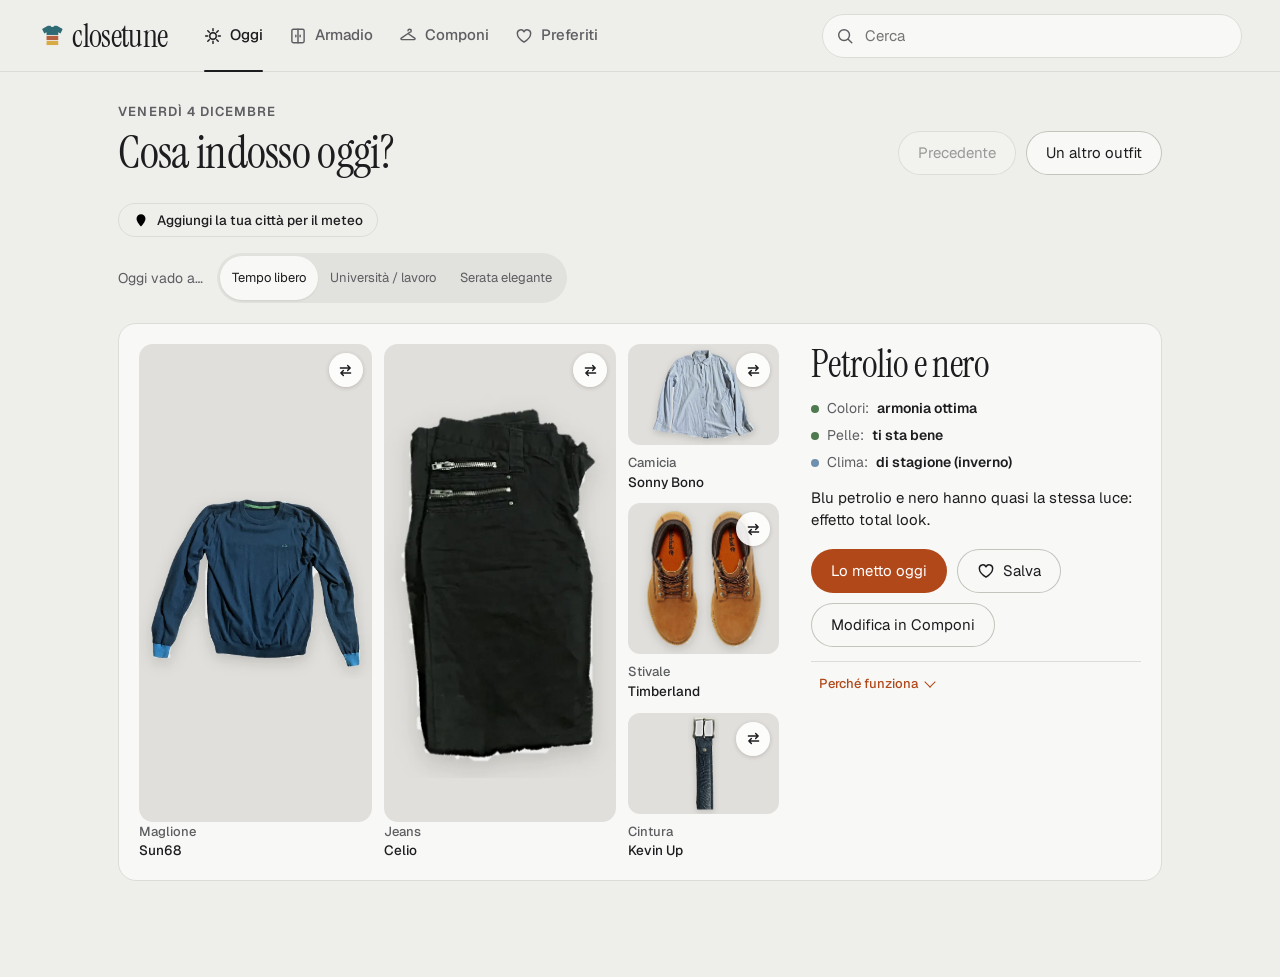
<file: index.html>
<!doctype html>
<html lang="it">
<head>
  <meta charset="utf-8">
  <meta name="viewport" content="width=device-width, initial-scale=1">
  <title>closetune</title>
  <meta name="description" content="closetune, il tuo closet, accordato: capi, filtri e abbinamenti con la palette che li spiega.">
  <meta name="theme-color" content="#eeeeeb">
  <link rel="icon" href="sito/logo.svg" type="image/svg+xml">
  <link rel="preconnect" href="https://fonts.googleapis.com">
  <link rel="preconnect" href="https://fonts.gstatic.com" crossorigin>
  <link rel="stylesheet" href="https://fonts.googleapis.com/css2?family=Geist:wght@400;500;600&family=Instrument+Serif:ital@0;1&display=swap">
  <link rel="stylesheet" href="sito/style.css">
</head>
<body>
  <svg width="0" height="0" style="position:absolute" aria-hidden="true">
    <defs><clipPath id="maglia"><path d="M23 10 H27 Q32 17 37 10 H41 L55 18 L50 28 L45 25 V54 H19 V25 L14 28 L9 18 Z"/></clipPath></defs>
    <!-- Maglietta accordata: una t-shirt a tre righe, le tre note dell'accordo -->
    <symbol id="marchio" viewBox="0 0 64 64">
      <g clip-path="url(#maglia)">
        <rect x="0" y="8" width="64" height="23" fill="#2f6b75"/>
        <rect x="0" y="33" width="64" height="9.5" fill="#b5603f"/>
        <rect x="0" y="44.5" width="64" height="11" fill="#d8aa44"/>
      </g>
    </symbol>
  </svg>
  <a class="skip" href="#contenuto">Vai al contenuto</a>
  <header class="top">
    <a class="marchio lockup" href="#oggi" aria-label="closetune, torna all'outfit di oggi"><svg class="m" aria-hidden="true"><use href="#marchio"/></svg><span>closetune</span></a>
    <nav class="nav" aria-label="Sezioni">
      <a class="tab" id="vai-oggi" href="#oggi"><svg viewBox="0 0 20 20" aria-hidden="true"><circle cx="10" cy="10" r="3.6"/><path d="M10 1.8v2.4M10 15.8v2.4M1.8 10h2.4M15.8 10h2.4M4.2 4.2l1.7 1.7M14.1 14.1l1.7 1.7M4.2 15.8l1.7-1.7M14.1 5.9l1.7-1.7"/></svg><span>Oggi</span></a>
      <a class="tab" id="vai-armadio" href="#armadio"><svg viewBox="0 0 20 20" aria-hidden="true"><rect x="3.2" y="2.6" width="13.6" height="14.8" rx="1.6"/><path d="M10 2.6v14.8M7.6 9.2v1.6M12.4 9.2v1.6"/></svg><span>Armadio</span></a>
      <a class="tab" id="vai-crea" href="#crea"><svg viewBox="0 0 20 20" aria-hidden="true"><path d="M10 4.2a1.8 1.8 0 1 1 1.8 1.8L10 7.2M10 7.2 2.6 12.4c-.8.6-.4 1.6.5 1.6h13.8c.9 0 1.3-1 .5-1.6Z"/></svg><span>Componi</span></a>
      <a class="tab tab-preferiti" id="vai-preferiti" href="#preferiti"><svg viewBox="0 0 20 20" aria-hidden="true"><path d="M10 16.8S2.6 12.4 2.6 7.3A3.9 3.9 0 0 1 10 5.4a3.9 3.9 0 0 1 7.4 1.9c0 5.1-7.4 9.5-7.4 9.5Z"/></svg><span>Preferiti</span></a>
    </nav>
    <label class="cerca">
      <span class="sr">Cerca un capo</span>
      <svg viewBox="0 0 20 20" aria-hidden="true"><circle cx="9" cy="9" r="6"/><path d="m13.5 13.5 4 4"/></svg>
      <input id="cerca" type="search" placeholder="Cerca" title="Cerca per marca, colore, tipo o materiale" aria-label="Cerca per marca, colore, tipo o materiale" autocomplete="off">
    </label>
    <p class="conteggio" id="riassunto"></p>
    <button class="btn-filtri" id="apri-filtri" aria-expanded="false" aria-controls="filtri">Filtri</button>
  </header>
  <main id="contenuto" tabindex="-1">
    <div class="avvio">
      <span class="lockup"><svg class="m" aria-hidden="true"><use href="#marchio"/></svg><span>closetune</span></span>
      <p>il tuo closet, accordato</p>
    </div>
  </main>
  <script type="module" src="sito/app.js"></script>
</body>
</html>
</file>
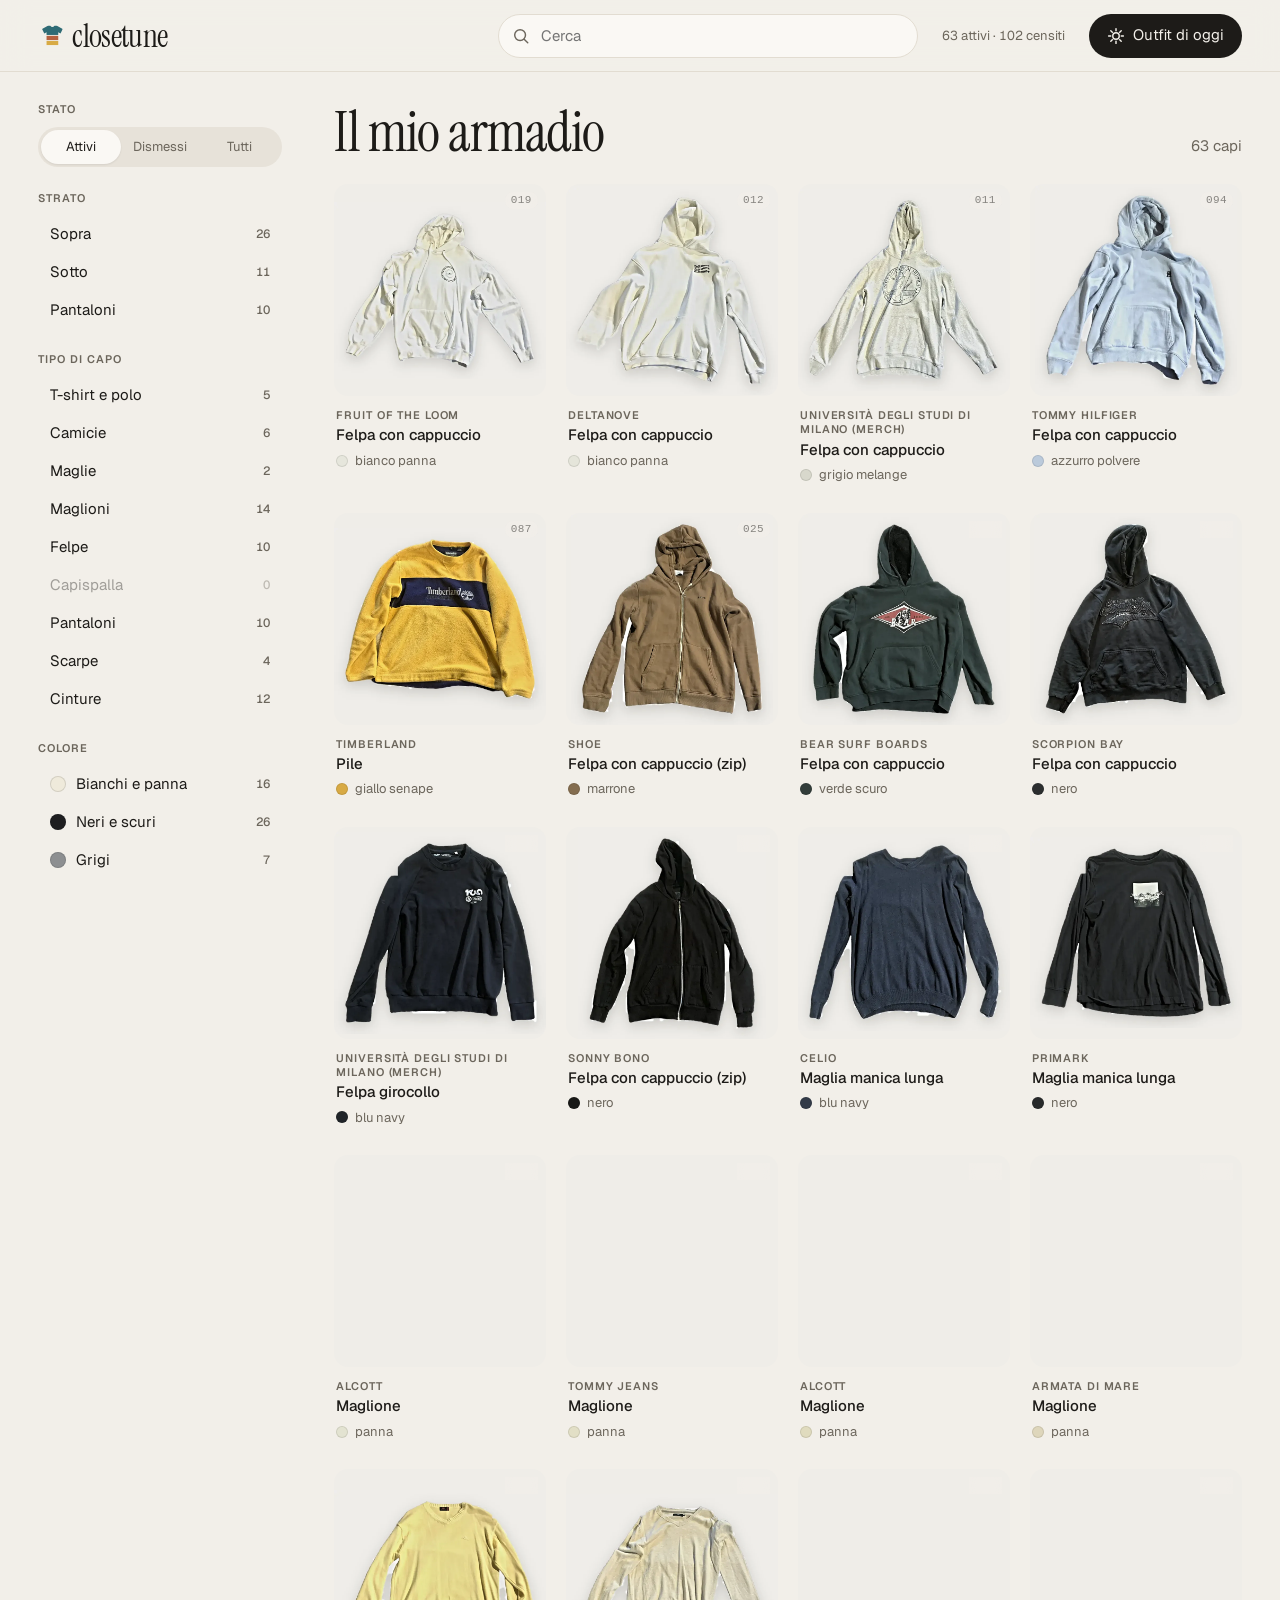
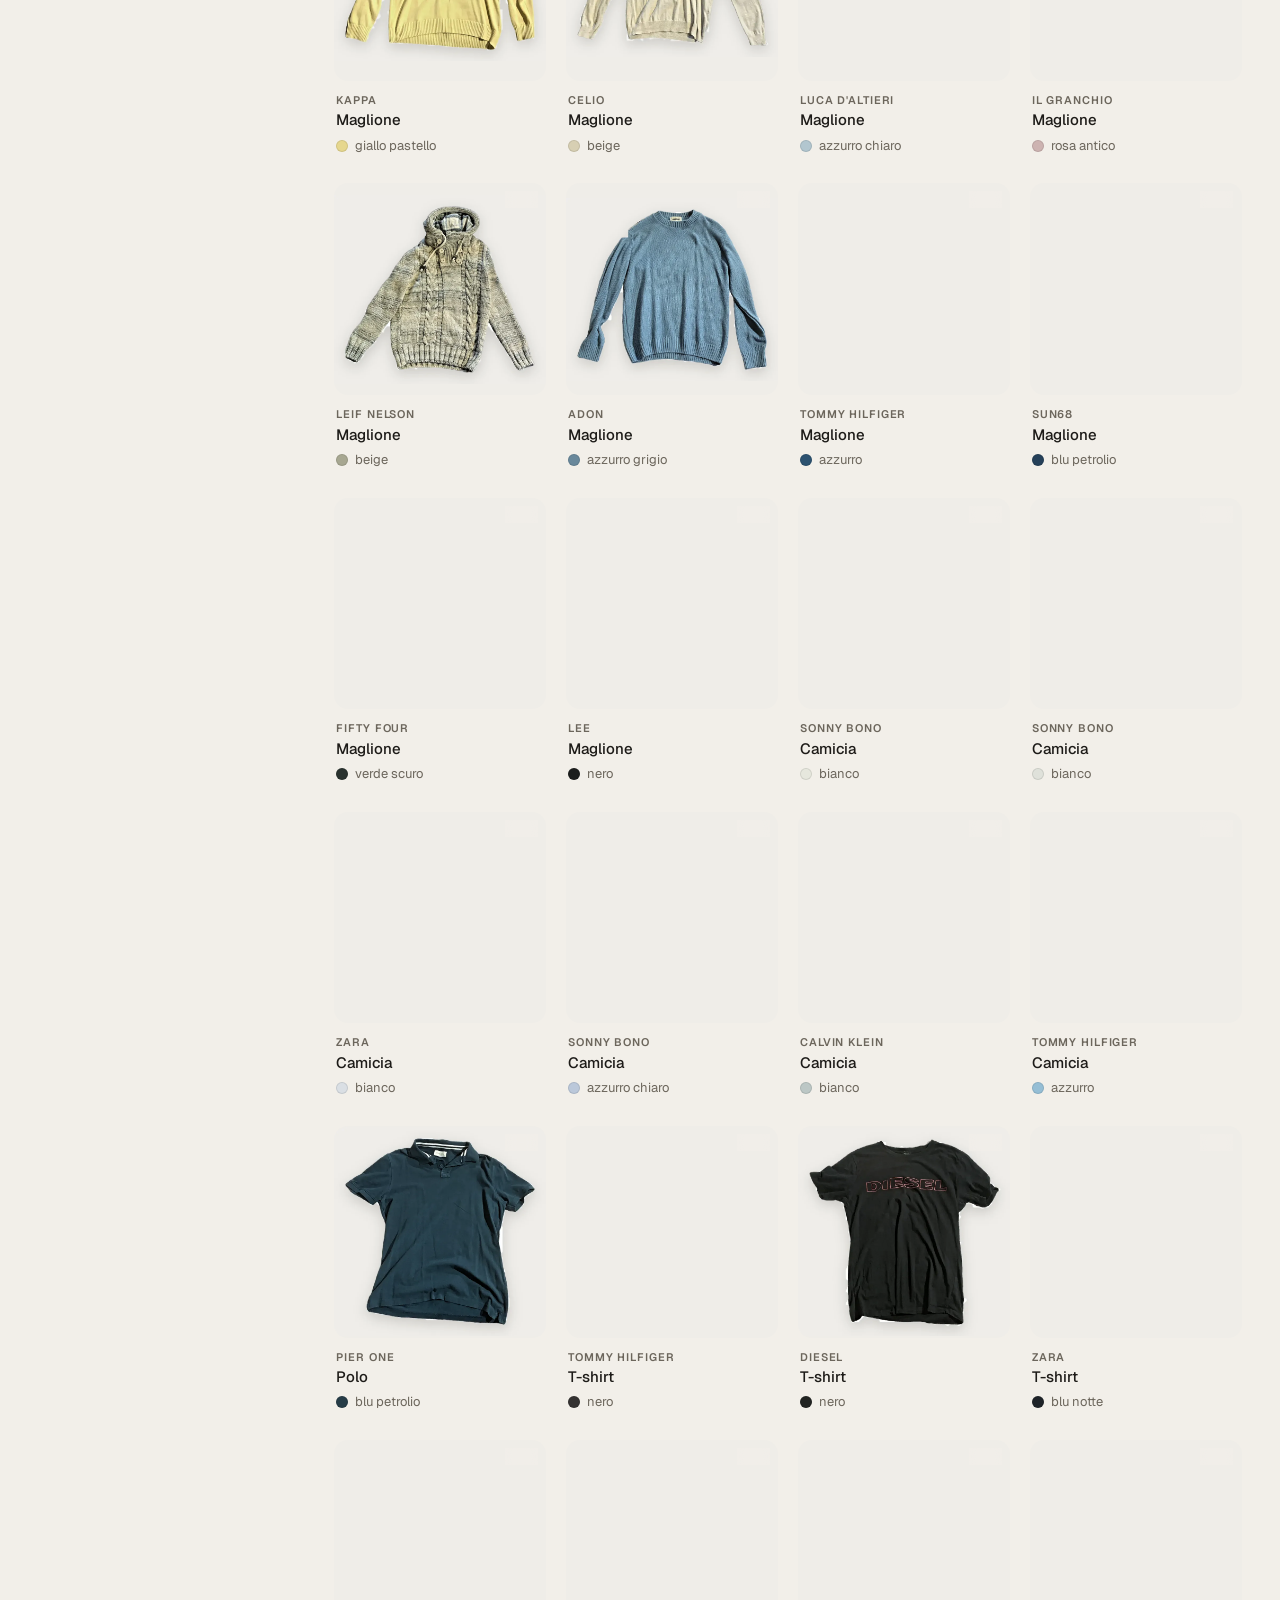
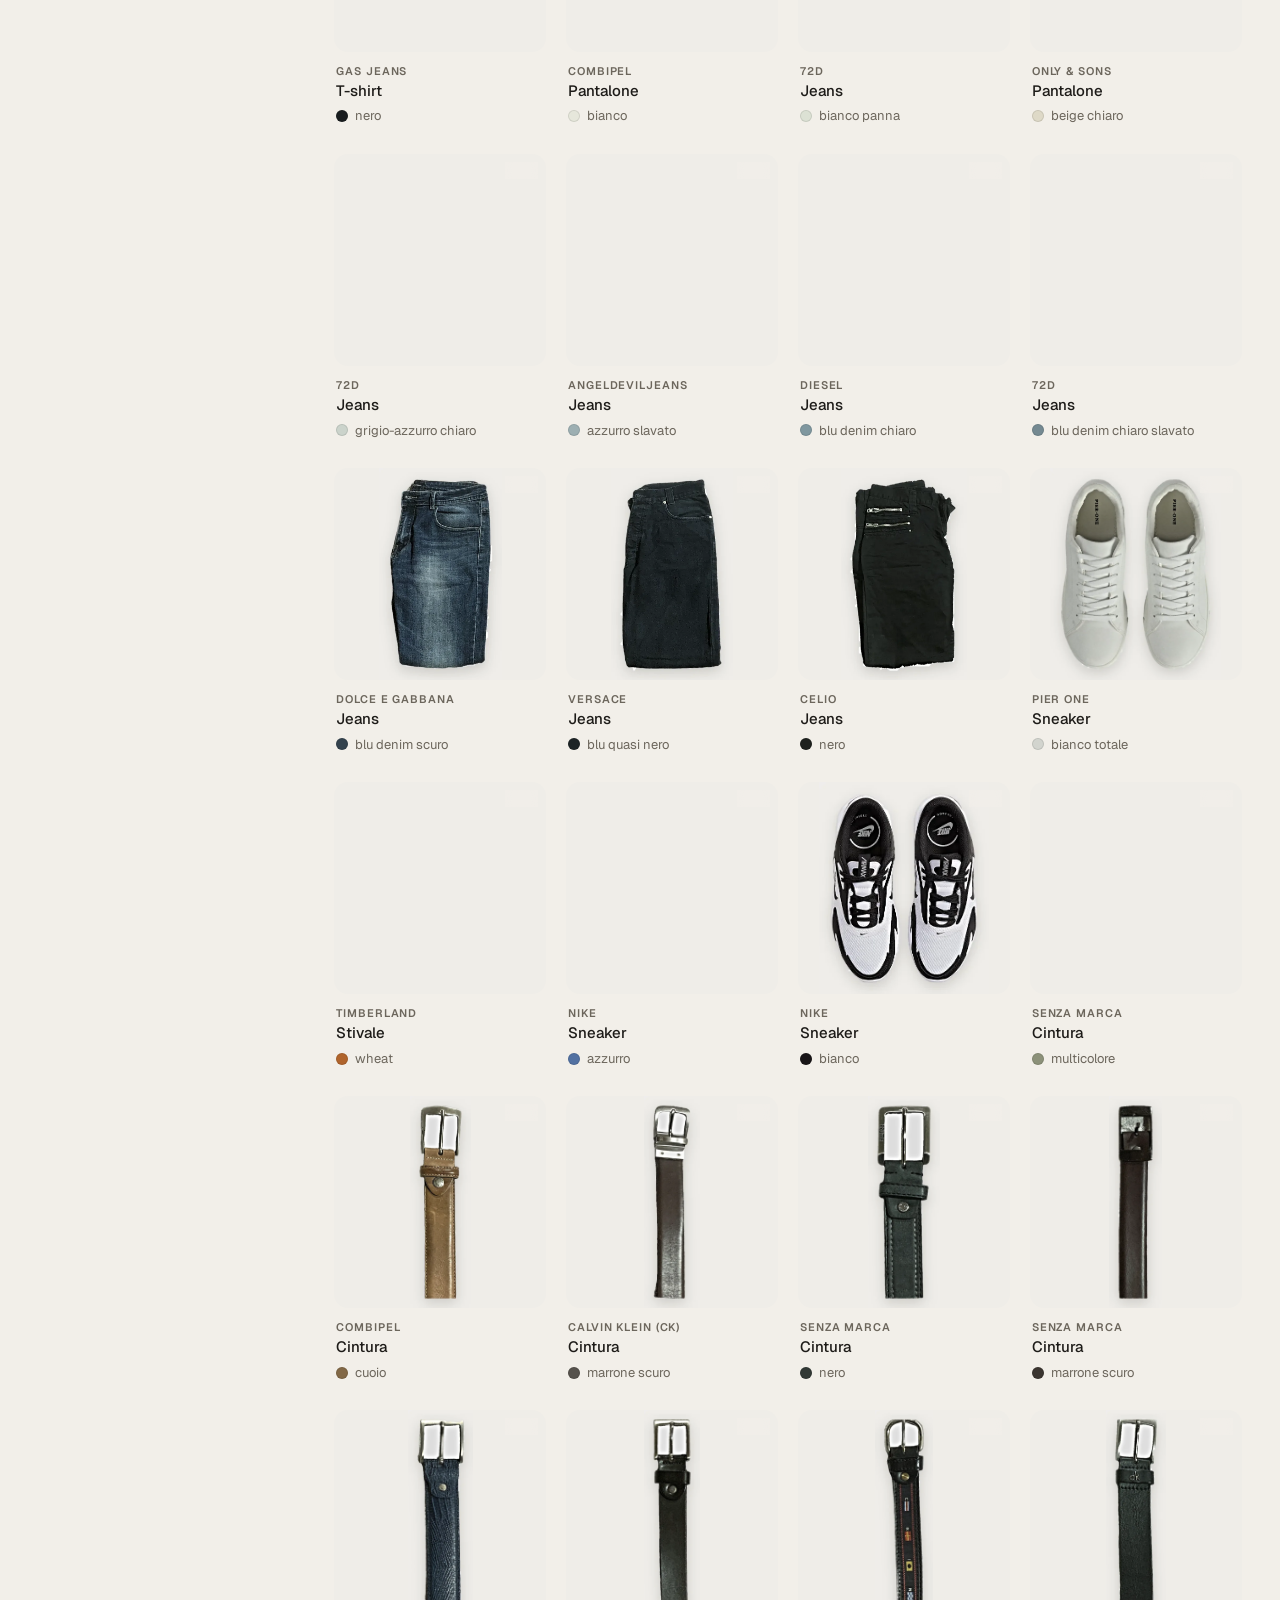
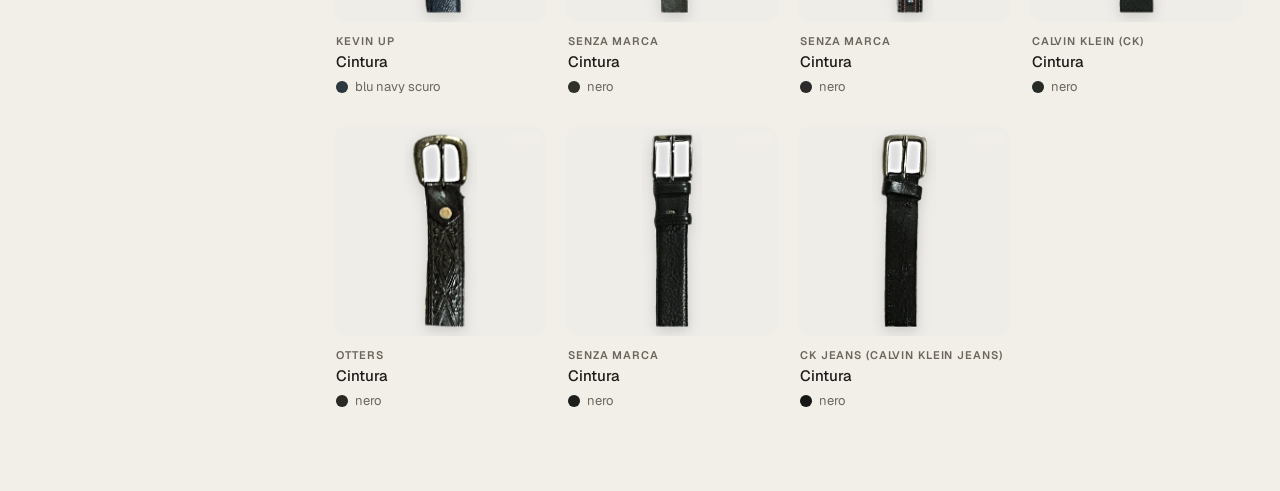
<file: web/index.html>
<!doctype html>
<html lang="it">
<head>
  <meta charset="utf-8">
  <meta name="viewport" content="width=device-width, initial-scale=1">
  <title>closetune</title>
  <meta name="description" content="closetune, il tuo closet, accordato: capi, filtri e abbinamenti con la palette che li spiega.">
  <meta name="theme-color" content="#f2efe9">
  <link rel="icon" href="/web/logo.svg" type="image/svg+xml">
  <link rel="preconnect" href="https://fonts.googleapis.com">
  <link rel="preconnect" href="https://fonts.gstatic.com" crossorigin>
  <link rel="stylesheet" href="https://fonts.googleapis.com/css2?family=Geist:wght@400;500;600&family=Instrument+Serif:ital@0;1&display=swap">
  <link rel="stylesheet" href="/web/style.css">
</head>
<body>
  <svg width="0" height="0" style="position:absolute" aria-hidden="true">
    <defs><clipPath id="maglia"><path d="M23 10 H27 Q32 17 37 10 H41 L55 18 L50 28 L45 25 V54 H19 V25 L14 28 L9 18 Z"/></clipPath></defs>
    <!-- Maglietta accordata: una t-shirt a tre righe, le tre note dell'accordo -->
    <symbol id="marchio" viewBox="0 0 64 64">
      <g clip-path="url(#maglia)">
        <rect x="0" y="8" width="64" height="23" fill="#2f6b75"/>
        <rect x="0" y="33" width="64" height="9.5" fill="#b5603f"/>
        <rect x="0" y="44.5" width="64" height="11" fill="#d8aa44"/>
      </g>
    </symbol>
  </svg>
  <a class="skip" href="#contenuto">Vai ai capi</a>
  <header class="top">
    <a class="marchio lockup" href="#" aria-label="closetune, torna a tutti i capi"><svg class="m" aria-hidden="true"><use href="#marchio"/></svg><span>closetune</span></a>
    <label class="cerca">
      <span class="sr">Cerca un capo</span>
      <svg viewBox="0 0 20 20" aria-hidden="true"><circle cx="9" cy="9" r="6"/><path d="m13.5 13.5 4 4"/></svg>
      <input id="cerca" type="search" placeholder="Cerca" title="Cerca per marca, colore, tipo o materiale" aria-label="Cerca per marca, colore, tipo o materiale" autocomplete="off">
    </label>
    <p class="conteggio" id="riassunto"></p>
    <a class="btn-oggi" id="vai-oggi" href="#oggi" aria-label="Outfit di oggi"><svg viewBox="0 0 20 20" aria-hidden="true"><circle cx="10" cy="10" r="3.6"/><path d="M10 1.8v2.4M10 15.8v2.4M1.8 10h2.4M15.8 10h2.4M4.2 4.2l1.7 1.7M14.1 14.1l1.7 1.7M4.2 15.8l1.7-1.7M14.1 5.9l1.7-1.7"/></svg><span>Outfit di oggi</span></a>
    <button class="btn-filtri" id="apri-filtri" aria-expanded="false" aria-controls="filtri">Filtri</button>
  </header>
  <main id="contenuto" tabindex="-1">
    <div class="avvio">
      <span class="lockup"><svg class="m" aria-hidden="true"><use href="#marchio"/></svg><span>closetune</span></span>
      <p>il tuo closet, accordato</p>
    </div>
  </main>
  <script type="module" src="/web/app.js"></script>
</body>
</html>
</file>
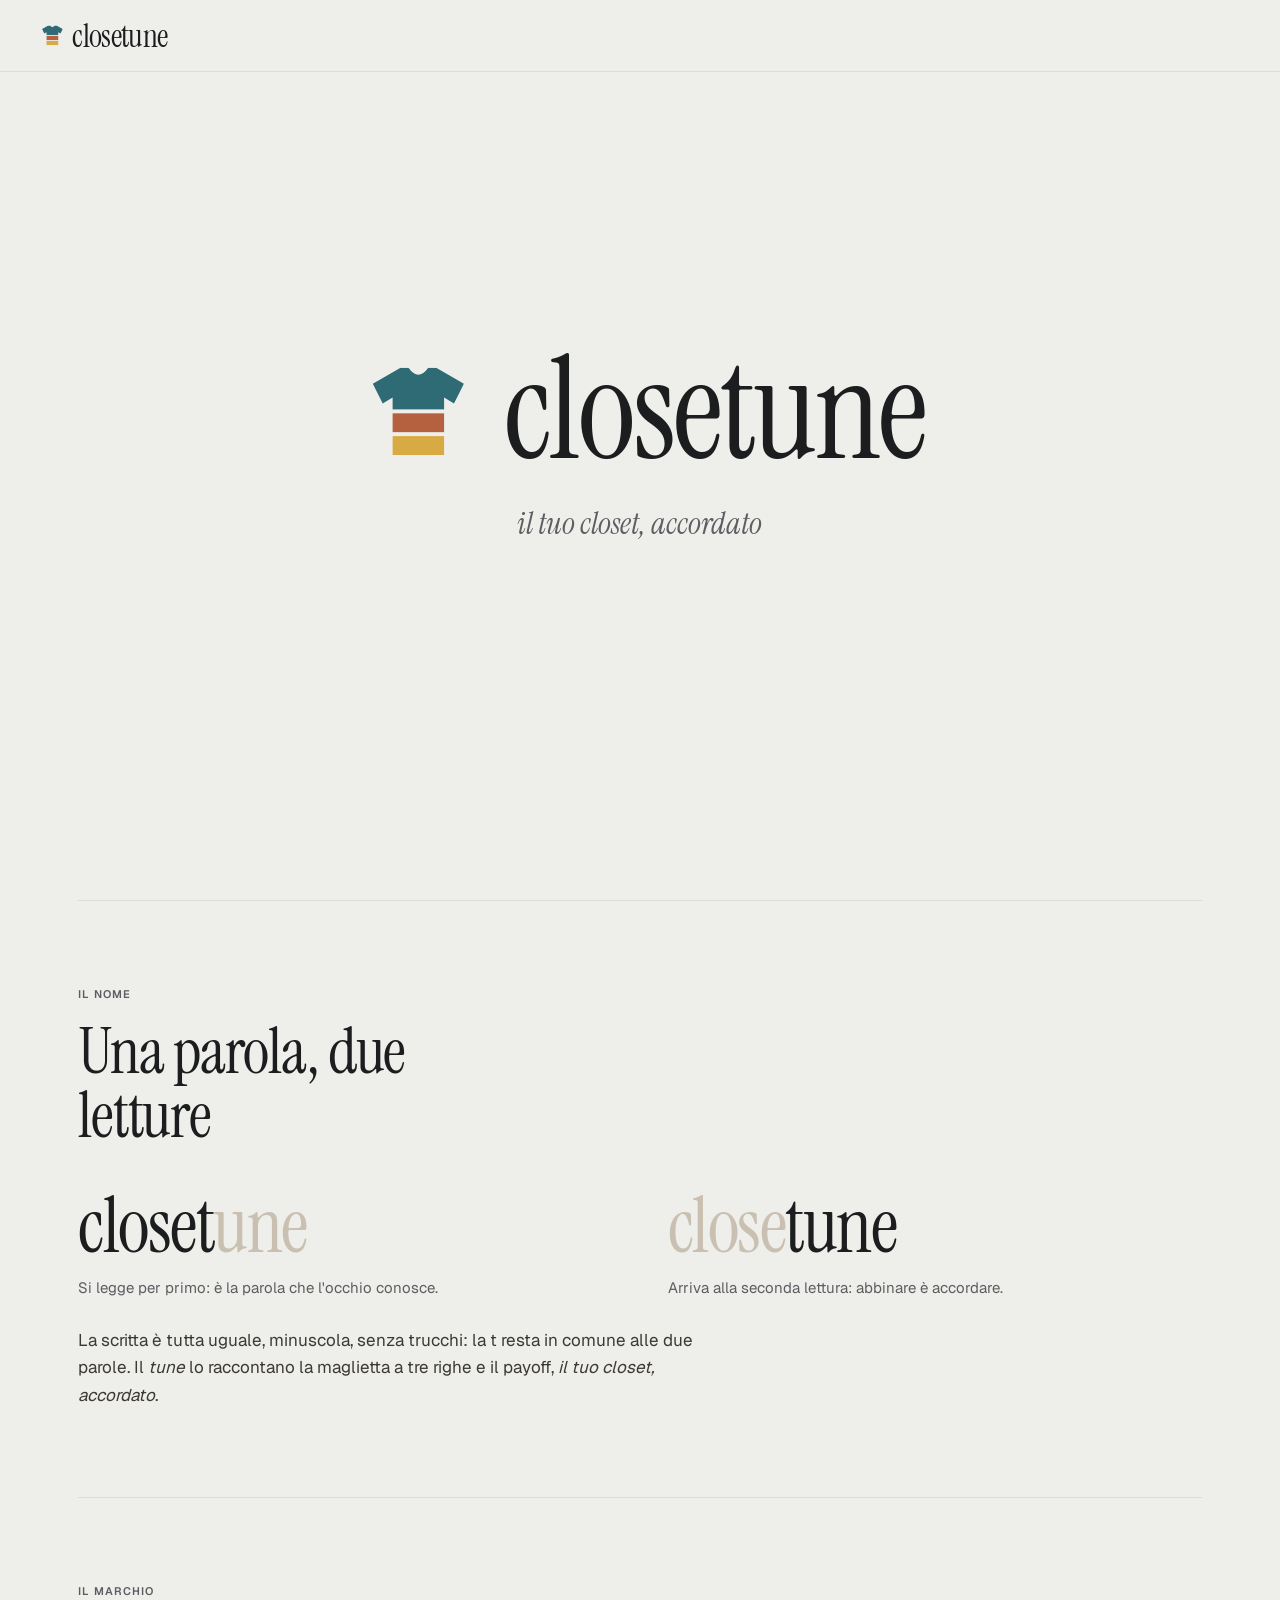
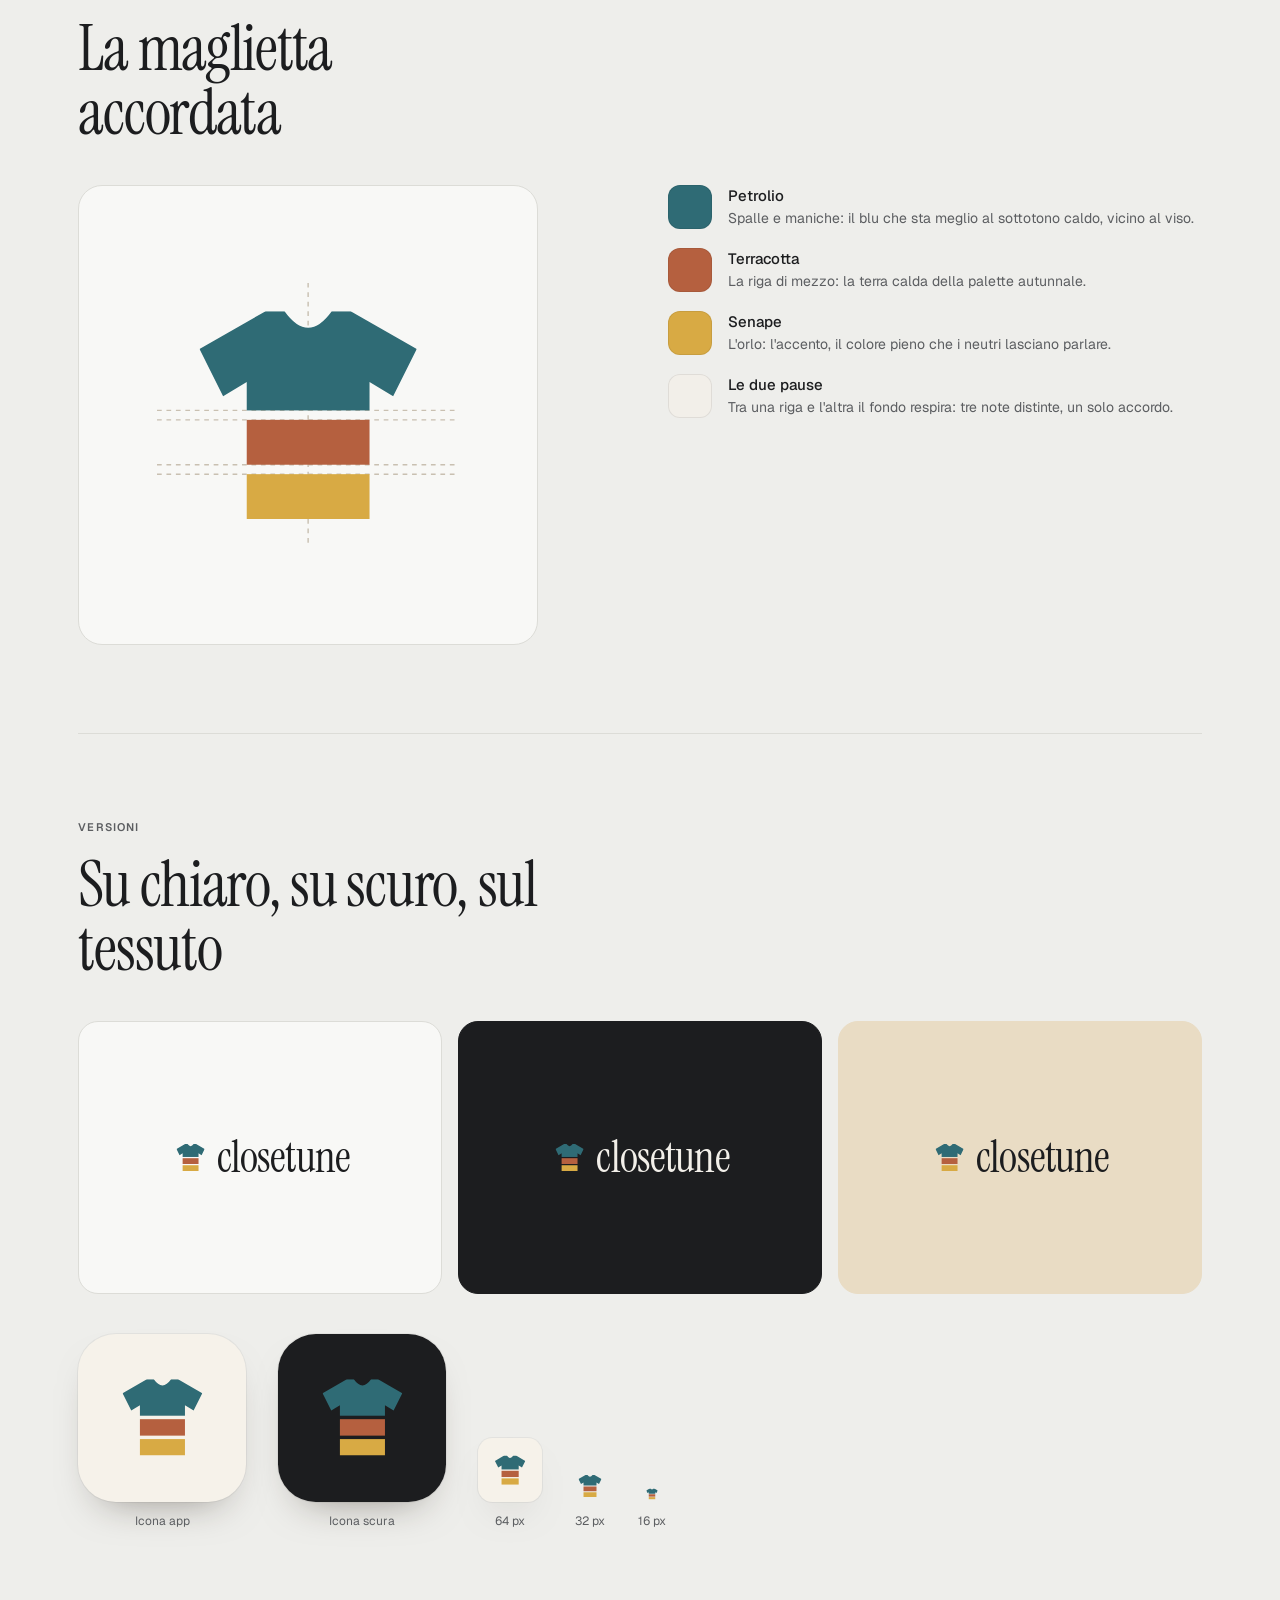
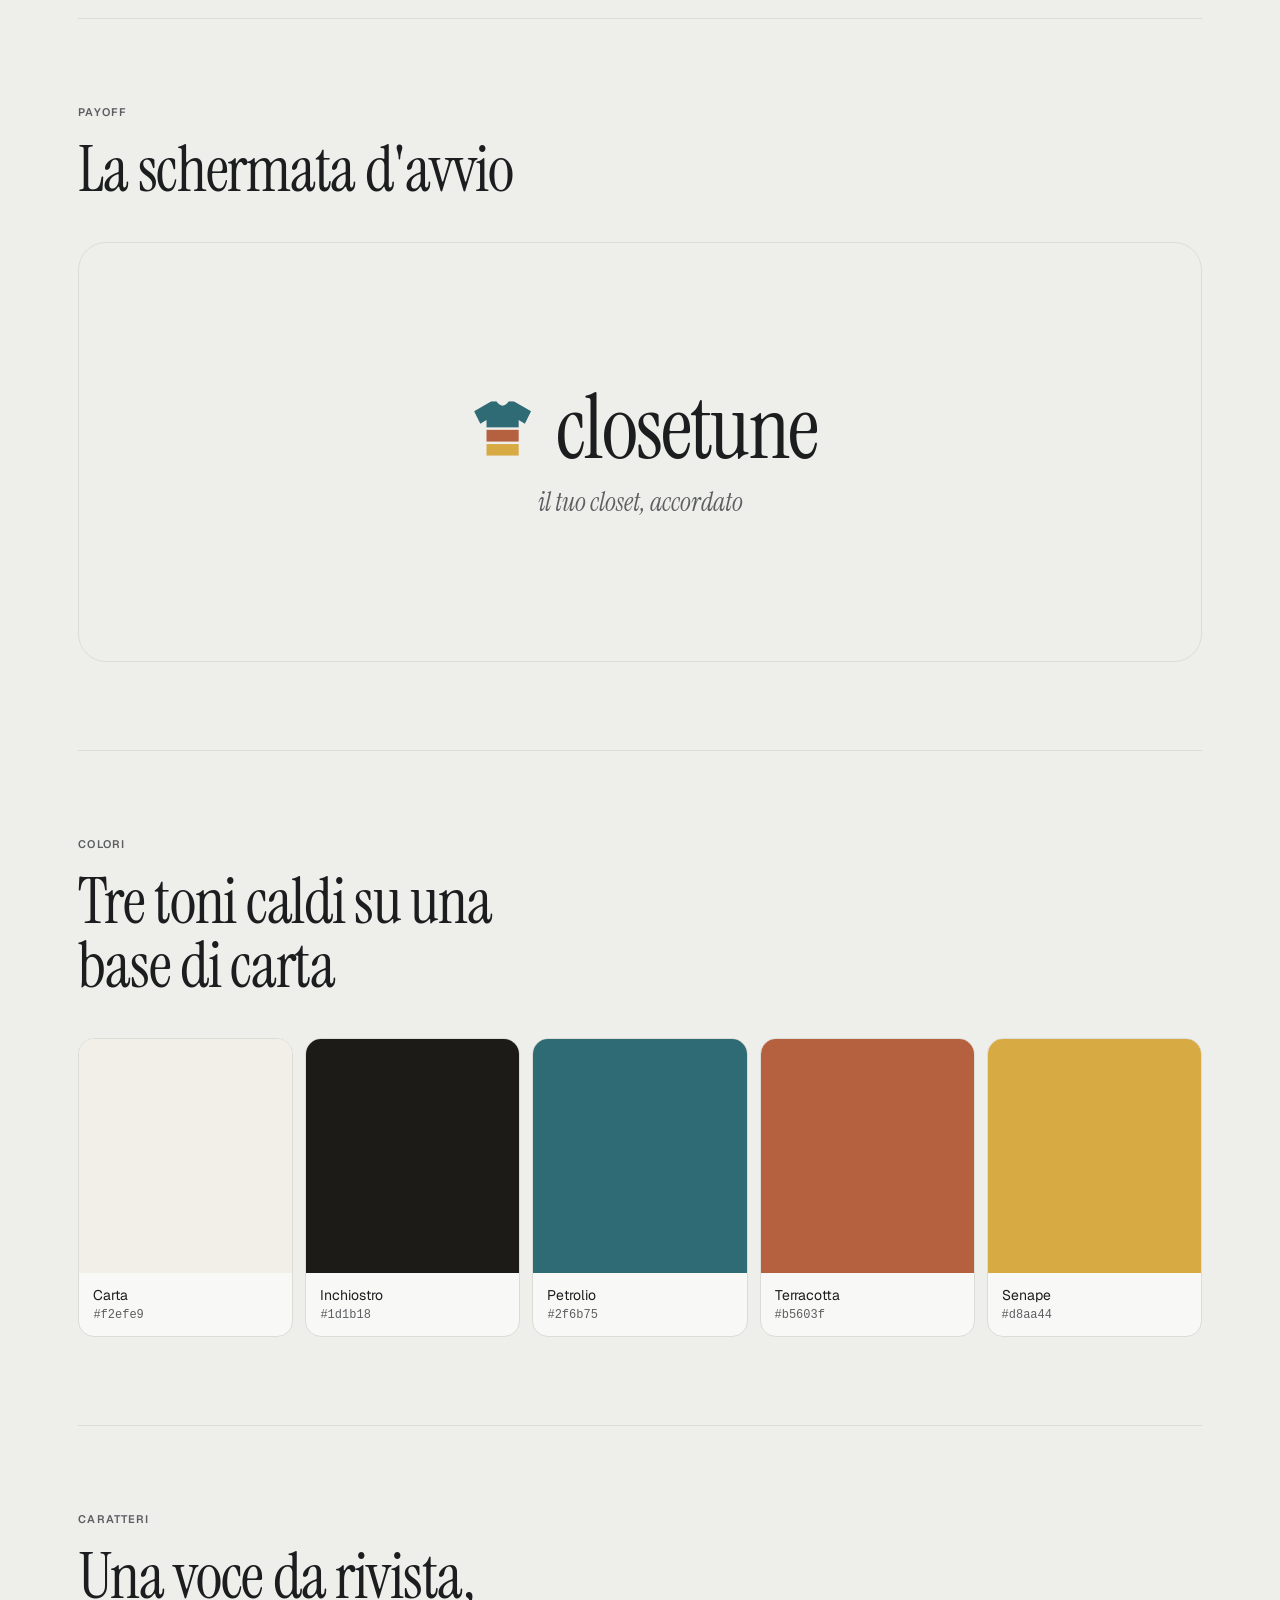
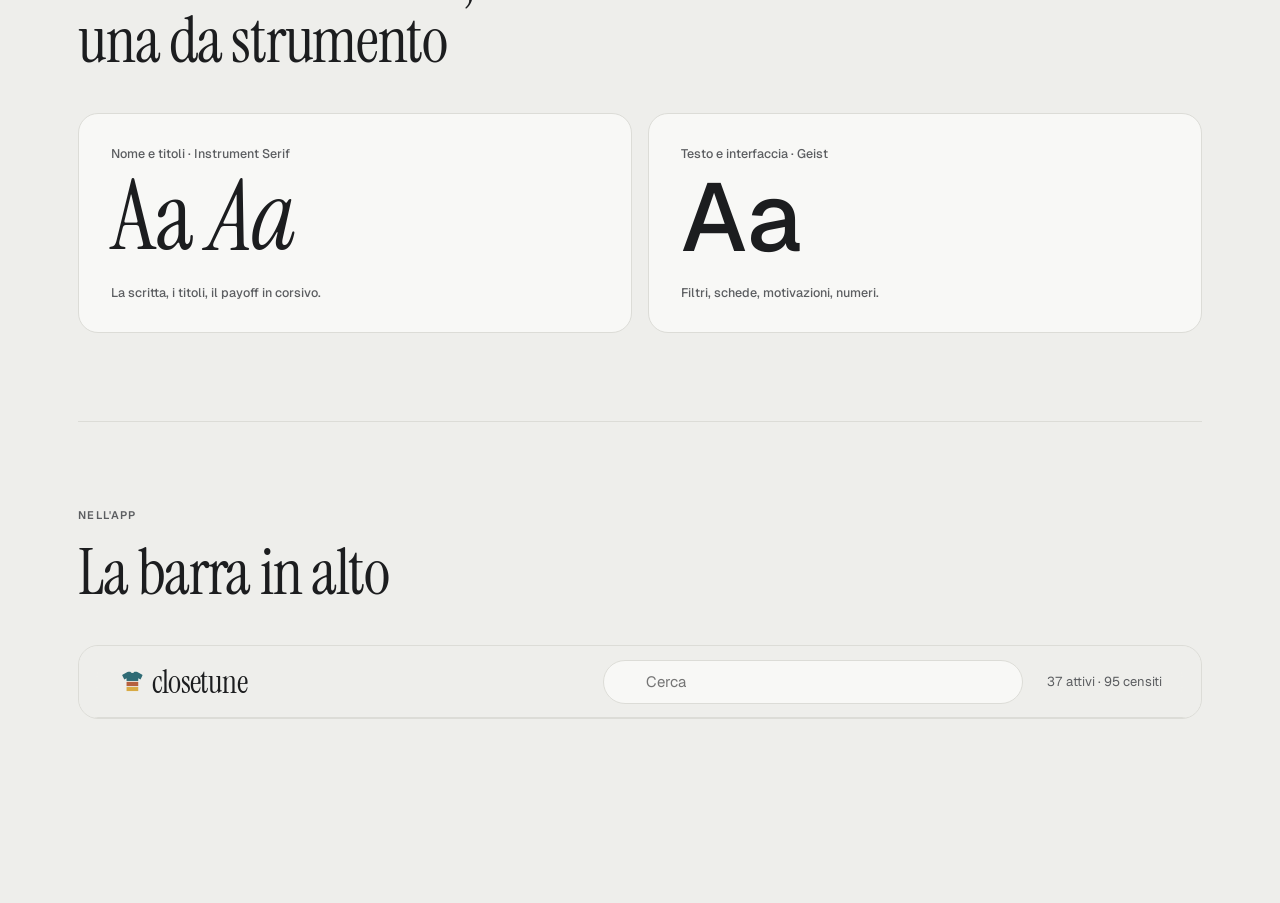
<file: sito/brand.html>
<!doctype html>
<html lang="it">
<head>
  <meta charset="utf-8">
  <meta name="viewport" content="width=device-width, initial-scale=1">
  <title>closetune · Brand</title>
  <meta name="description" content="Nome, marchio, colori e caratteri di closetune.">
  <link rel="icon" href="/sito/logo.svg" type="image/svg+xml">
  <link rel="preconnect" href="https://fonts.googleapis.com">
  <link rel="preconnect" href="https://fonts.gstatic.com" crossorigin>
  <link rel="stylesheet" href="https://fonts.googleapis.com/css2?family=Geist:wght@400;500;600&family=Instrument+Serif:ital@0;1&display=swap">
  <link rel="stylesheet" href="/sito/style.css">
  <style>
    .brand { max-width: 1200px; margin: 0 auto; padding: 0 var(--gutter) 96px; }
    .brand section { padding: 88px 0; border-top: 1px solid var(--line); }
    .brand section:first-child { border-top: 0; padding-top: 0; }
    .etichetta { font: 600 11px/1 var(--sans); letter-spacing: .1em; text-transform: uppercase; color: var(--muted); margin: 0 0 20px; }
    .brand h2 { font: clamp(40px, 5vw, 64px)/1 var(--serif); letter-spacing: -.02em; max-width: 16ch; }
    .testo { max-width: 56ch; font-size: 17px; line-height: 1.6; color: #3d3a34; margin: 28px 0 0; }

    .copertina { min-height: calc(100vh - 72px); display: grid; place-items: center; text-align: center; }
    .copertina .lockup { font-size: clamp(64px, 11vw, 168px); }
    .copertina p { margin: 24px 0 0; font: italic clamp(22px, 2.4vw, 32px)/1.2 var(--serif); color: var(--muted); }

    .due { display: grid; grid-template-columns: 1fr 1fr; gap: 56px; align-items: start; margin-top: 40px; }
    .parola { font: clamp(44px, 6vw, 80px)/1 var(--serif); letter-spacing: -.02em; margin: 0; }
    .parola span { color: #c9c0b1; }
    .parola + p { margin: 12px 0 0; color: var(--muted); }

    .costruzione { aspect-ratio: 1; max-width: 460px; width: 100%; background: var(--surface); border: 1px solid var(--line); border-radius: 24px; display: grid; place-items: center; }
    .costruzione svg { width: 66%; height: 66%; overflow: visible; }
    .guida { fill: none; stroke: #c9c0b1; stroke-width: .3; stroke-dasharray: 1 1; }
    .legenda { list-style: none; margin: 0; padding: 0; display: grid; gap: 18px; }
    .legenda li { display: grid; grid-template-columns: 44px 1fr; gap: 16px; align-items: start; }
    .legenda i { width: 44px; height: 44px; border-radius: 12px; background: var(--c); box-shadow: inset 0 0 0 1px rgb(0 0 0 / .08); }
    .legenda p { margin: 0; }
    .legenda b { display: block; font-weight: 500; }
    .legenda span { color: var(--muted); font-size: 14px; }

    .versioni { display: grid; grid-template-columns: repeat(3, 1fr); gap: 16px; margin-top: 40px; }
    .tavola { aspect-ratio: 4 / 3; border-radius: 20px; display: grid; place-items: center; font-size: clamp(30px, 3.4vw, 44px); border: 1px solid var(--line); }
    .tavola.chiara { background: var(--surface); }
    .tavola.scura { background: var(--ink); border-color: var(--ink); }
    .tavola.scura .lockup { color: #f2efe9; }
    .tavola.tono { background: #e9dcc4; border-color: #e9dcc4; }

    .icone { display: flex; align-items: end; gap: 32px; flex-wrap: wrap; margin-top: 40px; }
    .app { display: grid; place-items: center; border-radius: 22.5%; background: #f6f2ea; box-shadow: 0 20px 40px -24px rgb(40 30 20 / .5), 0 0 0 1px rgb(0 0 0 / .05); }
    .app svg { width: 66%; height: 66%; }
    .app.scura { background: var(--ink); }
    .icone figure { margin: 0; display: grid; gap: 10px; justify-items: center; font-size: 12px; color: var(--muted); }

    .avvio-demo { margin-top: 40px; border-radius: 28px; border: 1px solid var(--line); background: var(--bg); min-height: 420px; display: grid; place-content: center; justify-items: center; gap: 16px; }
    .avvio-demo .lockup { font-size: clamp(48px, 7vw, 88px); }
    .avvio-demo p { margin: 0; font: italic clamp(20px, 2vw, 26px)/1.2 var(--serif); color: var(--muted); }

    .toni { display: grid; grid-template-columns: repeat(5, 1fr); gap: 12px; margin-top: 40px; }
    .tono-c { border-radius: 16px; overflow: hidden; border: 1px solid var(--line); background: var(--surface); }
    .tono-c div { aspect-ratio: 1 / 1.1; background: var(--c); }
    .tono-c p { margin: 0; padding: 12px 14px 14px; font-size: 14px; }
    .tono-c code { display: block; font: 12px ui-monospace, "SF Mono", monospace; color: var(--muted); margin-top: 2px; }

    .caratteri { display: grid; grid-template-columns: 1fr 1fr; gap: 16px; margin-top: 40px; }
    .carattere { padding: 32px; border-radius: 20px; background: var(--surface); border: 1px solid var(--line); }
    .carattere .grande { font-size: 96px; line-height: 1; margin: 8px 0 20px; color: var(--ink); }
    .serif { font-family: var(--serif); }
    .carattere p { margin: 0; color: var(--muted); }

    .uso { margin-top: 40px; border-radius: 20px; overflow: hidden; border: 1px solid var(--line); }
    .uso .top { position: static; }

    @media (max-width: 860px) {
      .due, .caratteri { grid-template-columns: 1fr; }
      .versioni { grid-template-columns: 1fr; }
      .toni { grid-template-columns: repeat(2, 1fr); }
      .brand section { padding: 64px 0; }
      .uso .cerca, .uso .conteggio { display: none; }
    }
  </style>
</head>
<body>
  <svg width="0" height="0" style="position:absolute" aria-hidden="true">
    <defs><clipPath id="maglia"><path d="M23 10 H27 Q32 17 37 10 H41 L55 18 L50 28 L45 25 V54 H19 V25 L14 28 L9 18 Z"/></clipPath></defs>
    <symbol id="marchio" viewBox="0 0 64 64">
      <g clip-path="url(#maglia)">
        <rect x="0" y="8" width="64" height="23" fill="#2f6b75"/>
        <rect x="0" y="33" width="64" height="9.5" fill="#b5603f"/>
        <rect x="0" y="44.5" width="64" height="11" fill="#d8aa44"/>
      </g>
    </symbol>
  </svg>

  <header class="top">
    <a class="marchio lockup" href="/" aria-label="closetune, torna all'armadio"><svg class="m" aria-hidden="true"><use href="#marchio"/></svg><span>closetune</span></a>
  </header>

  <main class="brand">
    <section class="copertina" aria-label="closetune">
      <div>
        <span class="lockup" role="img" aria-label="closetune"><svg class="m" aria-hidden="true"><use href="#marchio"/></svg><span>closetune</span></span>
        <p>il tuo closet, accordato</p>
      </div>
    </section>

    <section>
      <p class="etichetta">Il nome</p>
      <h2>Una parola, due letture</h2>
      <div class="due">
        <div>
          <p class="parola">closet<span>une</span></p>
          <p>Si legge per primo: è la parola che l'occhio conosce.</p>
        </div>
        <div>
          <p class="parola"><span>close</span>tune</p>
          <p>Arriva alla seconda lettura: abbinare è accordare.</p>
        </div>
      </div>
      <p class="testo">La scritta è tutta uguale, minuscola, senza trucchi: la t resta in comune alle due parole. Il <em>tune</em> lo raccontano la maglietta a tre righe e il payoff, <em>il tuo closet, accordato</em>.</p>
    </section>

    <section>
      <p class="etichetta">Il marchio</p>
      <h2>La maglietta accordata</h2>
      <div class="due">
        <div class="costruzione" role="img" aria-label="Costruzione del marchio">
          <svg viewBox="0 0 64 64" aria-hidden="true">
            <line class="guida" x1="0" y1="31" x2="64" y2="31"/><line class="guida" x1="0" y1="33" x2="64" y2="33"/>
            <line class="guida" x1="0" y1="42.5" x2="64" y2="42.5"/><line class="guida" x1="0" y1="44.5" x2="64" y2="44.5"/>
            <line class="guida" x1="32" y1="4" x2="32" y2="60"/>
            <use href="#marchio"/>
          </svg>
        </div>
        <ul class="legenda">
          <li><i style="--c:#2f6b75"></i><p><b>Petrolio</b><span>Spalle e maniche: il blu che sta meglio al sottotono caldo, vicino al viso.</span></p></li>
          <li><i style="--c:#b5603f"></i><p><b>Terracotta</b><span>La riga di mezzo: la terra calda della palette autunnale.</span></p></li>
          <li><i style="--c:#d8aa44"></i><p><b>Senape</b><span>L'orlo: l'accento, il colore pieno che i neutri lasciano parlare.</span></p></li>
          <li><i style="--c:#f2efe9"></i><p><b>Le due pause</b><span>Tra una riga e l'altra il fondo respira: tre note distinte, un solo accordo.</span></p></li>
        </ul>
      </div>
    </section>

    <section>
      <p class="etichetta">Versioni</p>
      <h2>Su chiaro, su scuro, sul tessuto</h2>
      <div class="versioni">
        <div class="tavola chiara"><span class="lockup" role="img" aria-label="closetune su chiaro"><svg class="m" aria-hidden="true"><use href="#marchio"/></svg><span>closetune</span></span></div>
        <div class="tavola scura"><span class="lockup" role="img" aria-label="closetune su scuro"><svg class="m" aria-hidden="true"><use href="#marchio"/></svg><span>closetune</span></span></div>
        <div class="tavola tono"><span class="lockup" role="img" aria-label="closetune su beige"><svg class="m" aria-hidden="true"><use href="#marchio"/></svg><span>closetune</span></span></div>
      </div>
      <div class="icone">
        <figure><div class="app" style="width:168px;height:168px"><svg aria-hidden="true"><use href="#marchio"/></svg></div>Icona app</figure>
        <figure><div class="app scura" style="width:168px;height:168px"><svg aria-hidden="true"><use href="#marchio"/></svg></div>Icona scura</figure>
        <figure><div class="app" style="width:64px;height:64px"><svg aria-hidden="true"><use href="#marchio"/></svg></div>64 px</figure>
        <figure><svg width="32" height="32" aria-hidden="true"><use href="#marchio"/></svg>32 px</figure>
        <figure><svg width="16" height="16" aria-hidden="true"><use href="#marchio"/></svg>16 px</figure>
      </div>
    </section>

    <section>
      <p class="etichetta">Payoff</p>
      <h2>La schermata d'avvio</h2>
      <div class="avvio-demo">
        <span class="lockup" role="img" aria-label="closetune"><svg class="m" aria-hidden="true"><use href="#marchio"/></svg><span>closetune</span></span>
        <p>il tuo closet, accordato</p>
      </div>
    </section>

    <section>
      <p class="etichetta">Colori</p>
      <h2>Tre toni caldi su una base di carta</h2>
      <div class="toni">
        <div class="tono-c"><div style="--c:#f2efe9"></div><p>Carta<code>#f2efe9</code></p></div>
        <div class="tono-c"><div style="--c:#1d1b18"></div><p>Inchiostro<code>#1d1b18</code></p></div>
        <div class="tono-c"><div style="--c:#2f6b75"></div><p>Petrolio<code>#2f6b75</code></p></div>
        <div class="tono-c"><div style="--c:#b5603f"></div><p>Terracotta<code>#b5603f</code></p></div>
        <div class="tono-c"><div style="--c:#d8aa44"></div><p>Senape<code>#d8aa44</code></p></div>
      </div>
    </section>

    <section>
      <p class="etichetta">Caratteri</p>
      <h2>Una voce da rivista, una da strumento</h2>
      <div class="caratteri">
        <div class="carattere"><p>Nome e titoli · Instrument Serif</p><p class="grande serif">Aa <i>Aa</i></p><p>La scritta, i titoli, il payoff in corsivo.</p></div>
        <div class="carattere"><p>Testo e interfaccia · Geist</p><p class="grande">Aa</p><p>Filtri, schede, motivazioni, numeri.</p></div>
      </div>
    </section>

    <section>
      <p class="etichetta">Nell'app</p>
      <h2>La barra in alto</h2>
      <div class="uso">
        <header class="top">
          <span class="marchio lockup"><svg class="m" aria-hidden="true"><use href="#marchio"/></svg><span>closetune</span></span>
          <span class="cerca" aria-hidden="true"><input type="search" placeholder="Cerca" tabindex="-1" disabled></span>
          <p class="conteggio">37 attivi · 95 censiti</p>
        </header>
      </div>
    </section>
  </main>
</body>
</html>
</file>
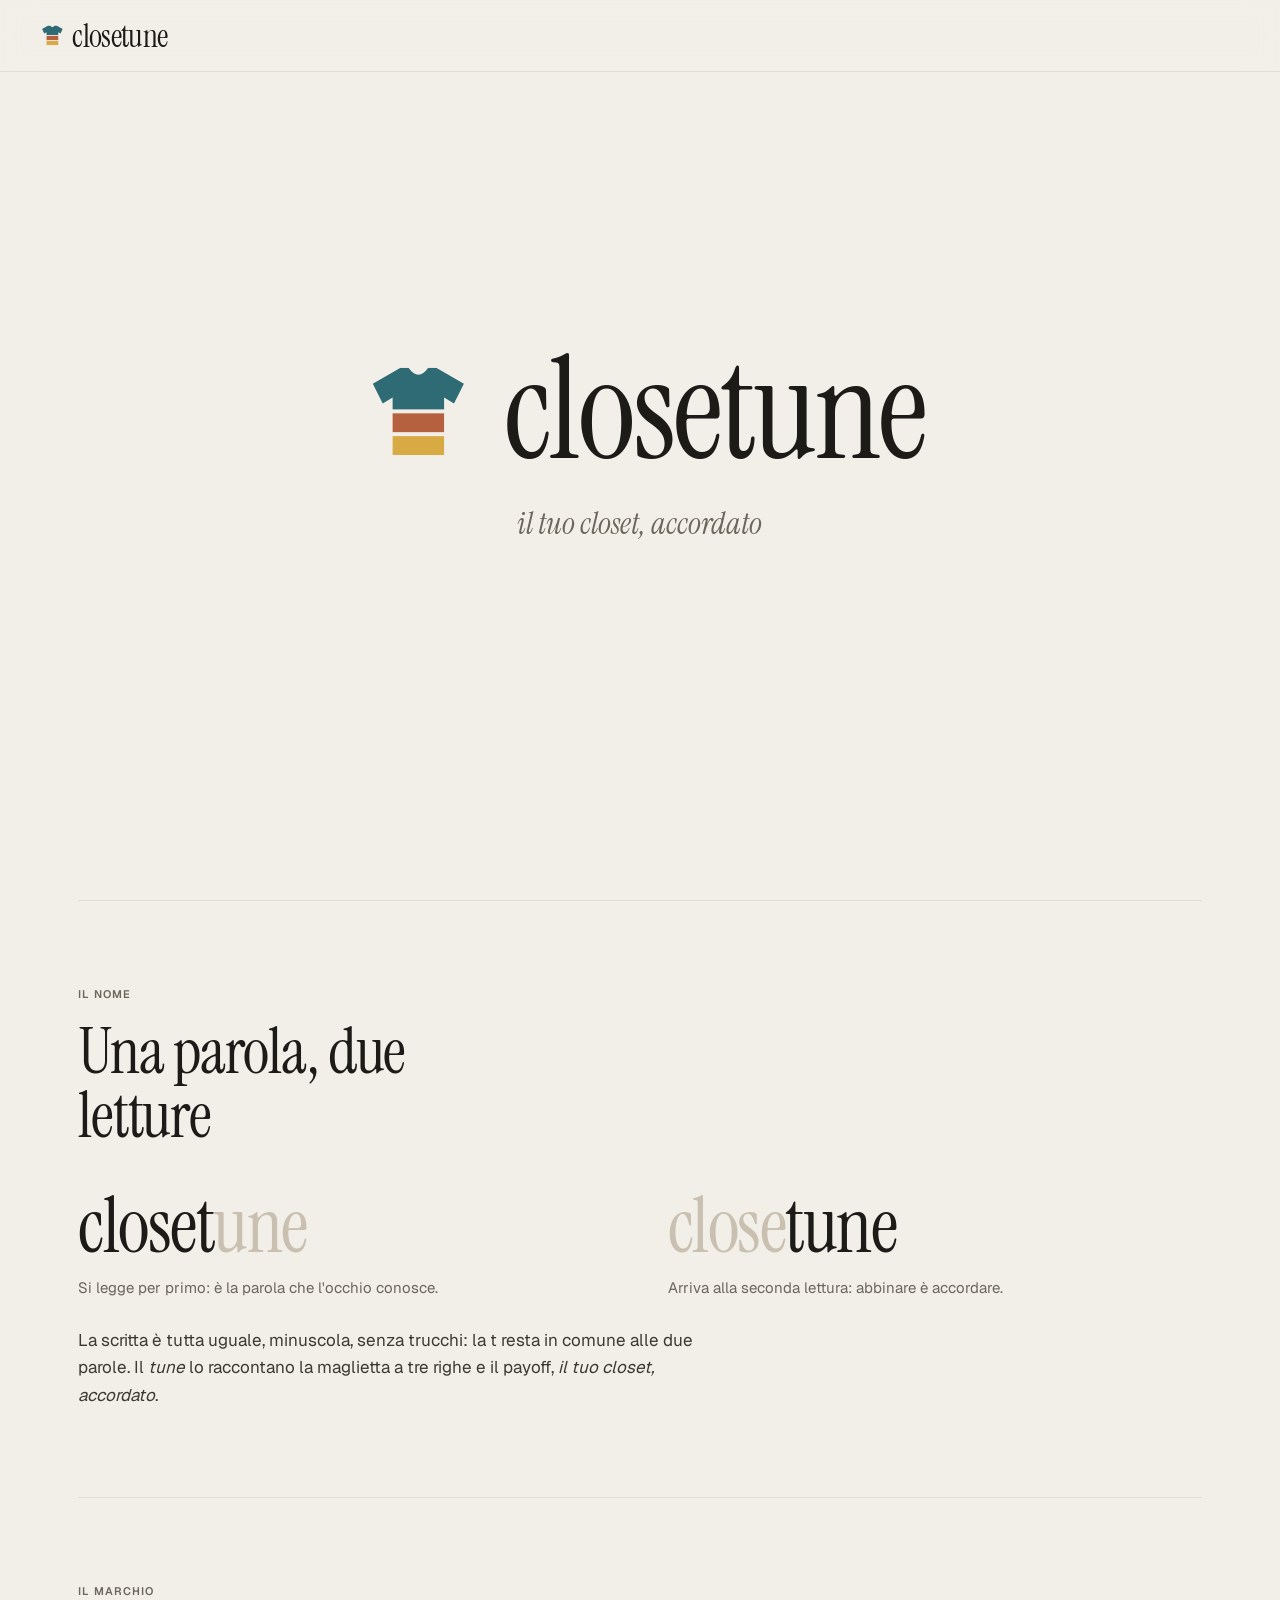
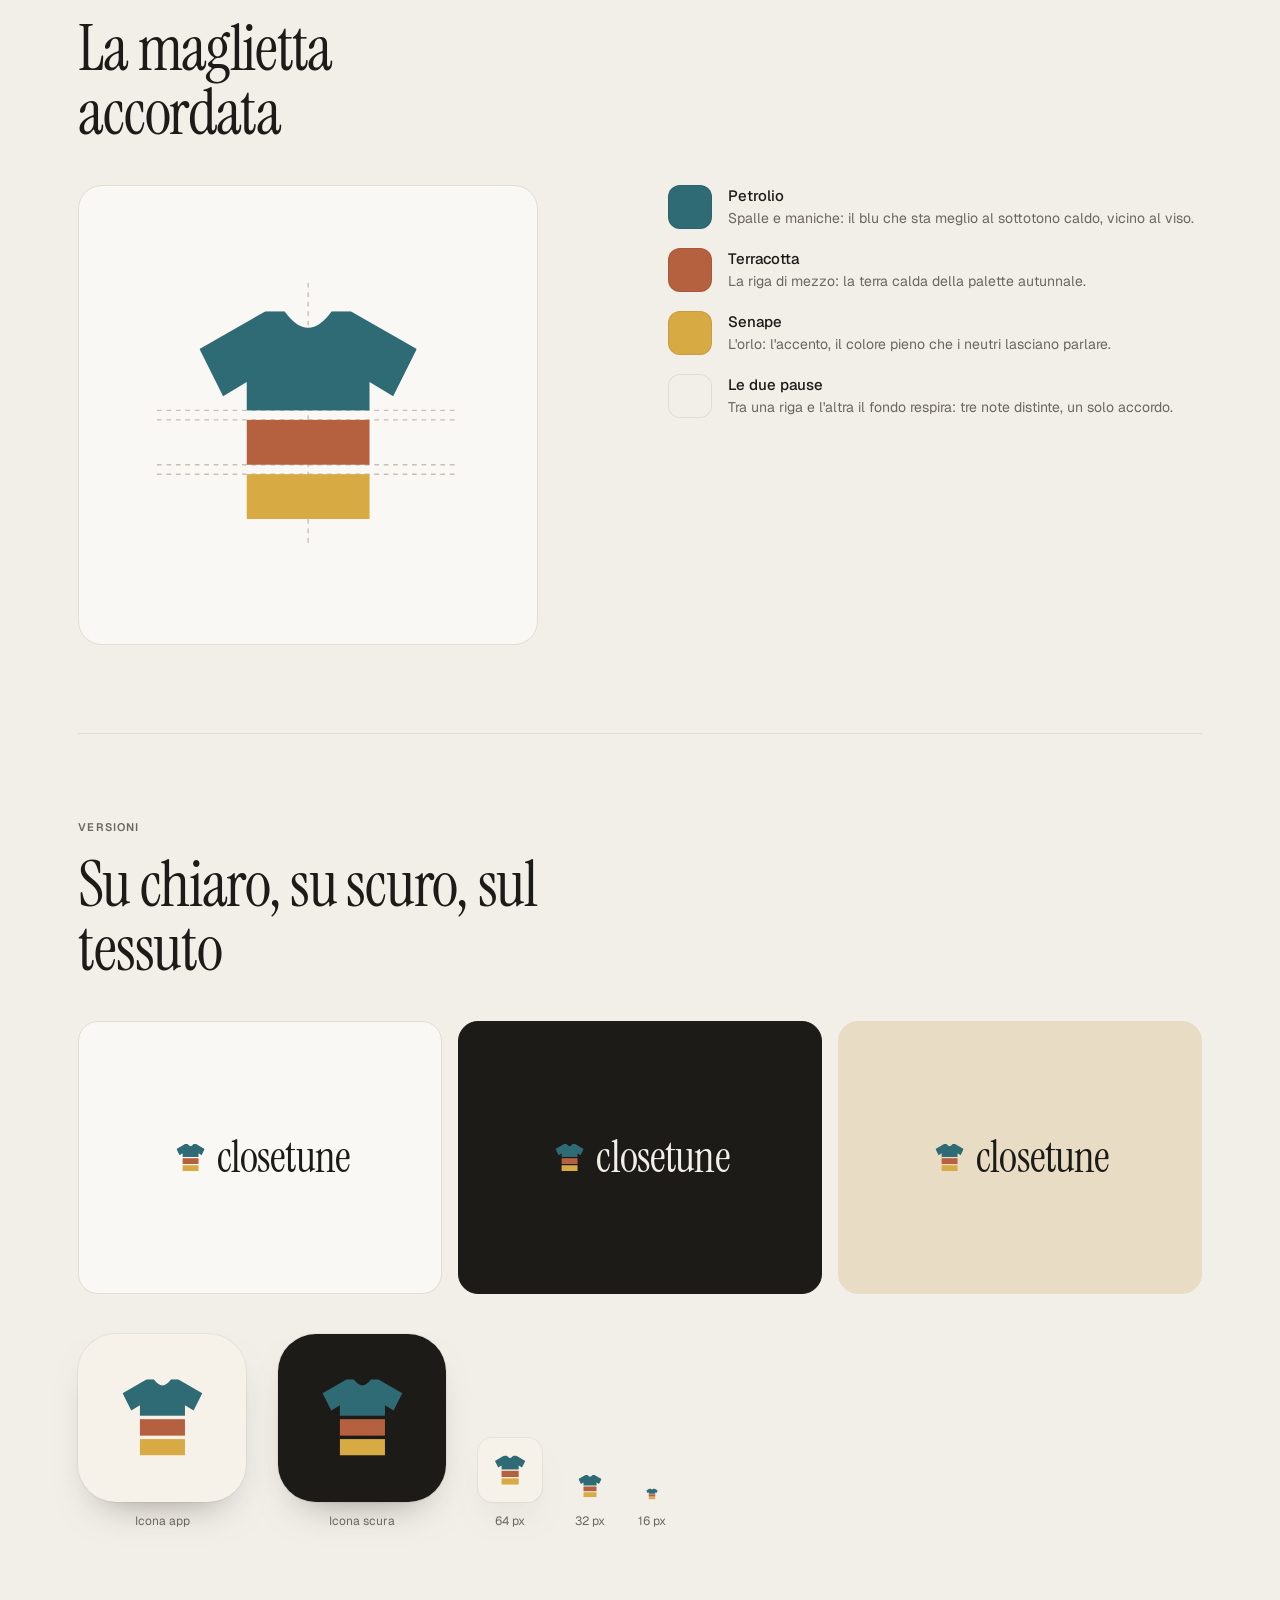
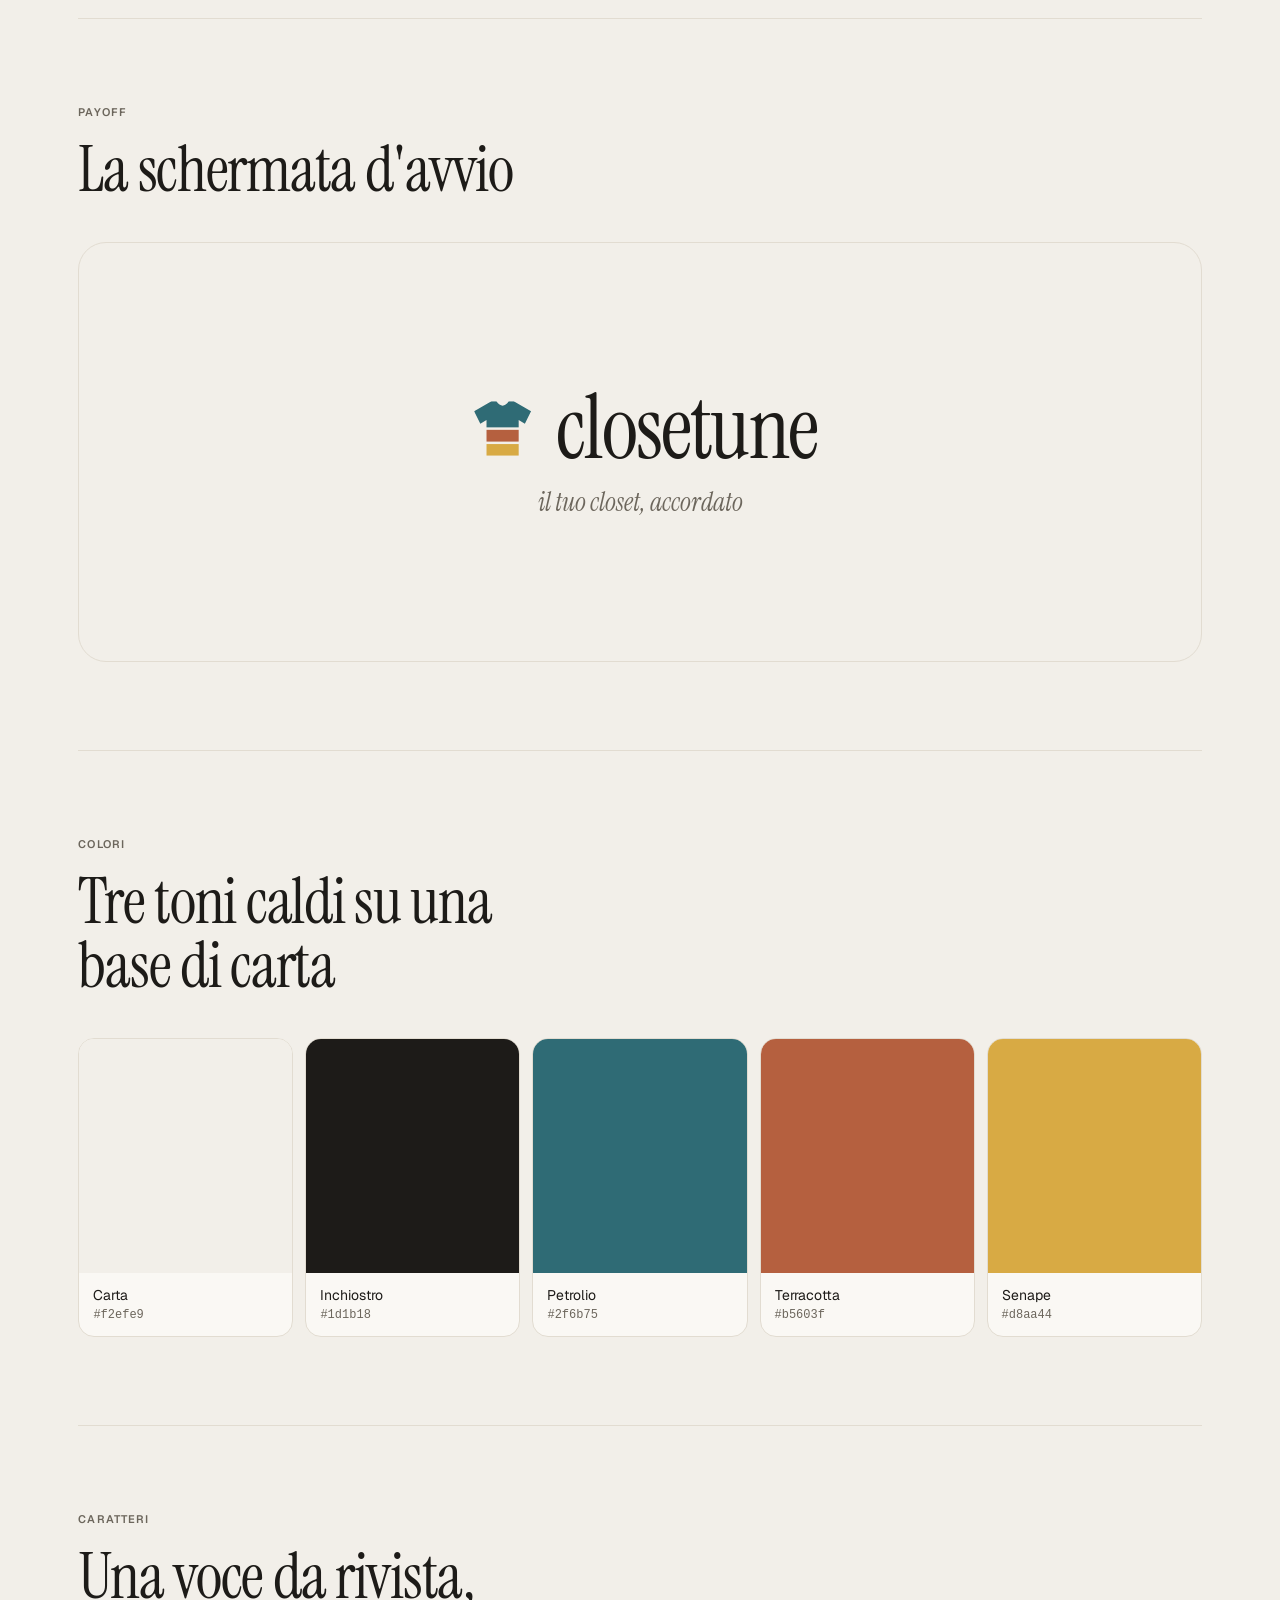
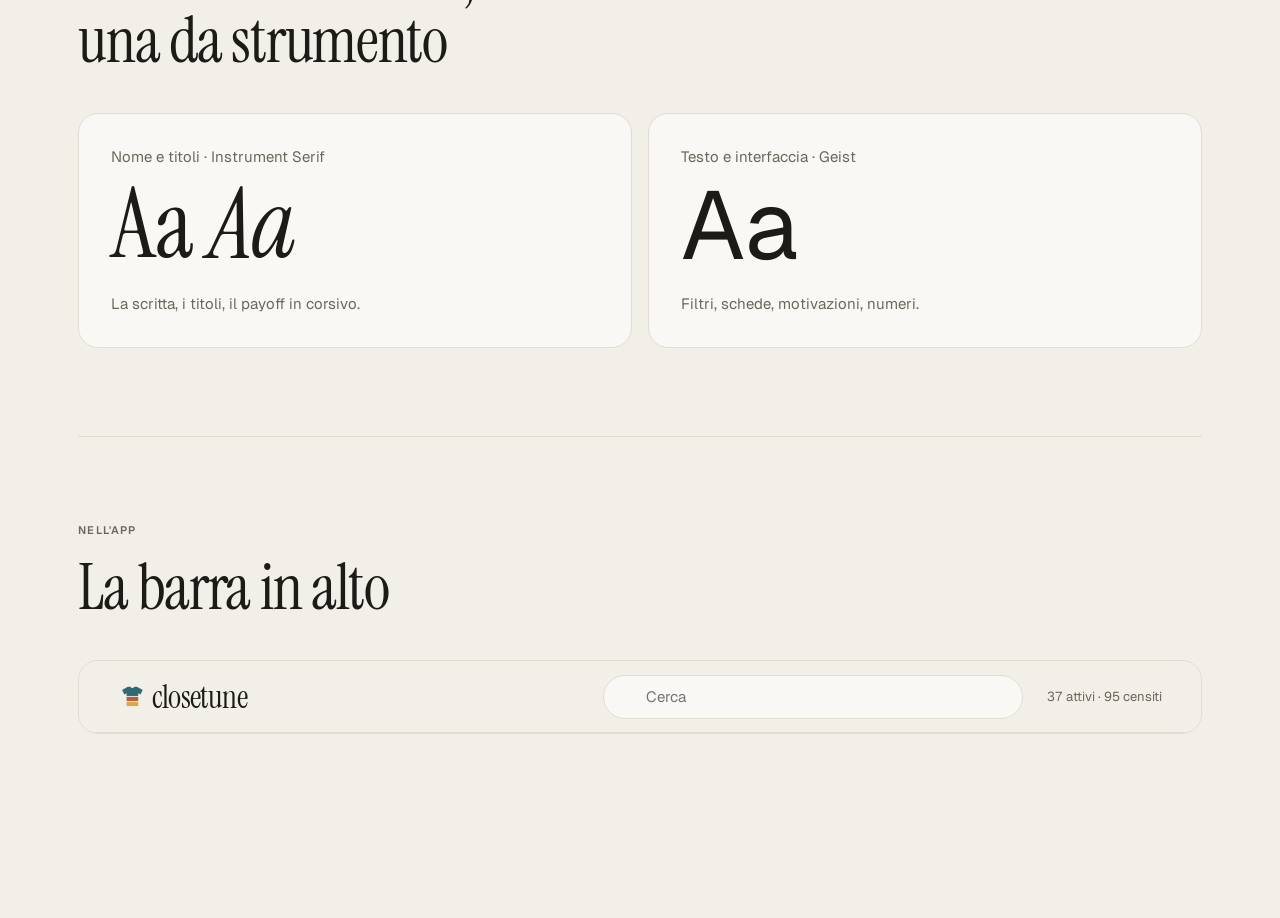
<file: web/brand.html>
<!doctype html>
<html lang="it">
<head>
  <meta charset="utf-8">
  <meta name="viewport" content="width=device-width, initial-scale=1">
  <title>closetune · Brand</title>
  <meta name="description" content="Nome, marchio, colori e caratteri di closetune.">
  <link rel="icon" href="/web/logo.svg" type="image/svg+xml">
  <link rel="preconnect" href="https://fonts.googleapis.com">
  <link rel="preconnect" href="https://fonts.gstatic.com" crossorigin>
  <link rel="stylesheet" href="https://fonts.googleapis.com/css2?family=Geist:wght@400;500;600&family=Instrument+Serif:ital@0;1&display=swap">
  <link rel="stylesheet" href="/web/style.css">
  <style>
    .brand { max-width: 1200px; margin: 0 auto; padding: 0 var(--gutter) 96px; }
    .brand section { padding: 88px 0; border-top: 1px solid var(--line); }
    .brand section:first-child { border-top: 0; padding-top: 0; }
    .etichetta { font: 600 11px/1 var(--sans); letter-spacing: .1em; text-transform: uppercase; color: var(--muted); margin: 0 0 20px; }
    .brand h2 { font: clamp(40px, 5vw, 64px)/1 var(--serif); letter-spacing: -.02em; max-width: 16ch; }
    .testo { max-width: 56ch; font-size: 17px; line-height: 1.6; color: #3d3a34; margin: 28px 0 0; }

    .copertina { min-height: calc(100vh - 72px); display: grid; place-items: center; text-align: center; }
    .copertina .lockup { font-size: clamp(64px, 11vw, 168px); }
    .copertina p { margin: 24px 0 0; font: italic clamp(22px, 2.4vw, 32px)/1.2 var(--serif); color: var(--muted); }

    .due { display: grid; grid-template-columns: 1fr 1fr; gap: 56px; align-items: start; margin-top: 40px; }
    .parola { font: clamp(44px, 6vw, 80px)/1 var(--serif); letter-spacing: -.02em; margin: 0; }
    .parola span { color: #c9c0b1; }
    .parola + p { margin: 12px 0 0; color: var(--muted); }

    .costruzione { aspect-ratio: 1; max-width: 460px; width: 100%; background: var(--surface); border: 1px solid var(--line); border-radius: 24px; display: grid; place-items: center; }
    .costruzione svg { width: 66%; height: 66%; overflow: visible; }
    .guida { fill: none; stroke: #c9c0b1; stroke-width: .3; stroke-dasharray: 1 1; }
    .legenda { list-style: none; margin: 0; padding: 0; display: grid; gap: 18px; }
    .legenda li { display: grid; grid-template-columns: 44px 1fr; gap: 16px; align-items: start; }
    .legenda i { width: 44px; height: 44px; border-radius: 12px; background: var(--c); box-shadow: inset 0 0 0 1px rgb(0 0 0 / .08); }
    .legenda p { margin: 0; }
    .legenda b { display: block; font-weight: 500; }
    .legenda span { color: var(--muted); font-size: 14px; }

    .versioni { display: grid; grid-template-columns: repeat(3, 1fr); gap: 16px; margin-top: 40px; }
    .tavola { aspect-ratio: 4 / 3; border-radius: 20px; display: grid; place-items: center; font-size: clamp(30px, 3.4vw, 44px); border: 1px solid var(--line); }
    .tavola.chiara { background: var(--surface); }
    .tavola.scura { background: var(--ink); border-color: var(--ink); }
    .tavola.scura .lockup { color: #f2efe9; }
    .tavola.tono { background: #e9dcc4; border-color: #e9dcc4; }

    .icone { display: flex; align-items: end; gap: 32px; flex-wrap: wrap; margin-top: 40px; }
    .app { display: grid; place-items: center; border-radius: 22.5%; background: #f6f2ea; box-shadow: 0 20px 40px -24px rgb(40 30 20 / .5), 0 0 0 1px rgb(0 0 0 / .05); }
    .app svg { width: 66%; height: 66%; }
    .app.scura { background: var(--ink); }
    .icone figure { margin: 0; display: grid; gap: 10px; justify-items: center; font-size: 12px; color: var(--muted); }

    .avvio-demo { margin-top: 40px; border-radius: 28px; border: 1px solid var(--line); background: var(--bg); min-height: 420px; display: grid; place-content: center; justify-items: center; gap: 16px; }
    .avvio-demo .lockup { font-size: clamp(48px, 7vw, 88px); }
    .avvio-demo p { margin: 0; font: italic clamp(20px, 2vw, 26px)/1.2 var(--serif); color: var(--muted); }

    .toni { display: grid; grid-template-columns: repeat(5, 1fr); gap: 12px; margin-top: 40px; }
    .tono-c { border-radius: 16px; overflow: hidden; border: 1px solid var(--line); background: var(--surface); }
    .tono-c div { aspect-ratio: 1 / 1.1; background: var(--c); }
    .tono-c p { margin: 0; padding: 12px 14px 14px; font-size: 14px; }
    .tono-c code { display: block; font: 12px ui-monospace, "SF Mono", monospace; color: var(--muted); margin-top: 2px; }

    .caratteri { display: grid; grid-template-columns: 1fr 1fr; gap: 16px; margin-top: 40px; }
    .carattere { padding: 32px; border-radius: 20px; background: var(--surface); border: 1px solid var(--line); }
    .carattere .grande { font-size: 96px; line-height: 1; margin: 8px 0 20px; color: var(--ink); }
    .serif { font-family: var(--serif); }
    .carattere p { margin: 0; color: var(--muted); }

    .uso { margin-top: 40px; border-radius: 20px; overflow: hidden; border: 1px solid var(--line); }
    .uso .top { position: static; }

    @media (max-width: 860px) {
      .due, .caratteri { grid-template-columns: 1fr; }
      .versioni { grid-template-columns: 1fr; }
      .toni { grid-template-columns: repeat(2, 1fr); }
      .brand section { padding: 64px 0; }
      .uso .cerca, .uso .conteggio { display: none; }
    }
  </style>
</head>
<body>
  <svg width="0" height="0" style="position:absolute" aria-hidden="true">
    <defs><clipPath id="maglia"><path d="M23 10 H27 Q32 17 37 10 H41 L55 18 L50 28 L45 25 V54 H19 V25 L14 28 L9 18 Z"/></clipPath></defs>
    <symbol id="marchio" viewBox="0 0 64 64">
      <g clip-path="url(#maglia)">
        <rect x="0" y="8" width="64" height="23" fill="#2f6b75"/>
        <rect x="0" y="33" width="64" height="9.5" fill="#b5603f"/>
        <rect x="0" y="44.5" width="64" height="11" fill="#d8aa44"/>
      </g>
    </symbol>
  </svg>

  <header class="top">
    <a class="marchio lockup" href="/" aria-label="closetune, torna all'armadio"><svg class="m" aria-hidden="true"><use href="#marchio"/></svg><span>closetune</span></a>
  </header>

  <main class="brand">
    <section class="copertina" aria-label="closetune">
      <div>
        <span class="lockup" role="img" aria-label="closetune"><svg class="m" aria-hidden="true"><use href="#marchio"/></svg><span>closetune</span></span>
        <p>il tuo closet, accordato</p>
      </div>
    </section>

    <section>
      <p class="etichetta">Il nome</p>
      <h2>Una parola, due letture</h2>
      <div class="due">
        <div>
          <p class="parola">closet<span>une</span></p>
          <p>Si legge per primo: è la parola che l'occhio conosce.</p>
        </div>
        <div>
          <p class="parola"><span>close</span>tune</p>
          <p>Arriva alla seconda lettura: abbinare è accordare.</p>
        </div>
      </div>
      <p class="testo">La scritta è tutta uguale, minuscola, senza trucchi: la t resta in comune alle due parole. Il <em>tune</em> lo raccontano la maglietta a tre righe e il payoff, <em>il tuo closet, accordato</em>.</p>
    </section>

    <section>
      <p class="etichetta">Il marchio</p>
      <h2>La maglietta accordata</h2>
      <div class="due">
        <div class="costruzione" role="img" aria-label="Costruzione del marchio">
          <svg viewBox="0 0 64 64" aria-hidden="true">
            <line class="guida" x1="0" y1="31" x2="64" y2="31"/><line class="guida" x1="0" y1="33" x2="64" y2="33"/>
            <line class="guida" x1="0" y1="42.5" x2="64" y2="42.5"/><line class="guida" x1="0" y1="44.5" x2="64" y2="44.5"/>
            <line class="guida" x1="32" y1="4" x2="32" y2="60"/>
            <use href="#marchio"/>
          </svg>
        </div>
        <ul class="legenda">
          <li><i style="--c:#2f6b75"></i><p><b>Petrolio</b><span>Spalle e maniche: il blu che sta meglio al sottotono caldo, vicino al viso.</span></p></li>
          <li><i style="--c:#b5603f"></i><p><b>Terracotta</b><span>La riga di mezzo: la terra calda della palette autunnale.</span></p></li>
          <li><i style="--c:#d8aa44"></i><p><b>Senape</b><span>L'orlo: l'accento, il colore pieno che i neutri lasciano parlare.</span></p></li>
          <li><i style="--c:#f2efe9"></i><p><b>Le due pause</b><span>Tra una riga e l'altra il fondo respira: tre note distinte, un solo accordo.</span></p></li>
        </ul>
      </div>
    </section>

    <section>
      <p class="etichetta">Versioni</p>
      <h2>Su chiaro, su scuro, sul tessuto</h2>
      <div class="versioni">
        <div class="tavola chiara"><span class="lockup" role="img" aria-label="closetune su chiaro"><svg class="m" aria-hidden="true"><use href="#marchio"/></svg><span>closetune</span></span></div>
        <div class="tavola scura"><span class="lockup" role="img" aria-label="closetune su scuro"><svg class="m" aria-hidden="true"><use href="#marchio"/></svg><span>closetune</span></span></div>
        <div class="tavola tono"><span class="lockup" role="img" aria-label="closetune su beige"><svg class="m" aria-hidden="true"><use href="#marchio"/></svg><span>closetune</span></span></div>
      </div>
      <div class="icone">
        <figure><div class="app" style="width:168px;height:168px"><svg aria-hidden="true"><use href="#marchio"/></svg></div>Icona app</figure>
        <figure><div class="app scura" style="width:168px;height:168px"><svg aria-hidden="true"><use href="#marchio"/></svg></div>Icona scura</figure>
        <figure><div class="app" style="width:64px;height:64px"><svg aria-hidden="true"><use href="#marchio"/></svg></div>64 px</figure>
        <figure><svg width="32" height="32" aria-hidden="true"><use href="#marchio"/></svg>32 px</figure>
        <figure><svg width="16" height="16" aria-hidden="true"><use href="#marchio"/></svg>16 px</figure>
      </div>
    </section>

    <section>
      <p class="etichetta">Payoff</p>
      <h2>La schermata d'avvio</h2>
      <div class="avvio-demo">
        <span class="lockup" role="img" aria-label="closetune"><svg class="m" aria-hidden="true"><use href="#marchio"/></svg><span>closetune</span></span>
        <p>il tuo closet, accordato</p>
      </div>
    </section>

    <section>
      <p class="etichetta">Colori</p>
      <h2>Tre toni caldi su una base di carta</h2>
      <div class="toni">
        <div class="tono-c"><div style="--c:#f2efe9"></div><p>Carta<code>#f2efe9</code></p></div>
        <div class="tono-c"><div style="--c:#1d1b18"></div><p>Inchiostro<code>#1d1b18</code></p></div>
        <div class="tono-c"><div style="--c:#2f6b75"></div><p>Petrolio<code>#2f6b75</code></p></div>
        <div class="tono-c"><div style="--c:#b5603f"></div><p>Terracotta<code>#b5603f</code></p></div>
        <div class="tono-c"><div style="--c:#d8aa44"></div><p>Senape<code>#d8aa44</code></p></div>
      </div>
    </section>

    <section>
      <p class="etichetta">Caratteri</p>
      <h2>Una voce da rivista, una da strumento</h2>
      <div class="caratteri">
        <div class="carattere"><p>Nome e titoli · Instrument Serif</p><p class="grande serif">Aa <i>Aa</i></p><p>La scritta, i titoli, il payoff in corsivo.</p></div>
        <div class="carattere"><p>Testo e interfaccia · Geist</p><p class="grande">Aa</p><p>Filtri, schede, motivazioni, numeri.</p></div>
      </div>
    </section>

    <section>
      <p class="etichetta">Nell'app</p>
      <h2>La barra in alto</h2>
      <div class="uso">
        <header class="top">
          <span class="marchio lockup"><svg class="m" aria-hidden="true"><use href="#marchio"/></svg><span>closetune</span></span>
          <span class="cerca" aria-hidden="true"><input type="search" placeholder="Cerca" tabindex="-1" disabled></span>
          <p class="conteggio">37 attivi · 95 censiti</p>
        </header>
      </div>
    </section>
  </main>
</body>
</html>
</file>
<file: sito/style.css>
:root {
  --bg: #eeeeeb; /* pietra neutra: un fondo caldo falserebbe i colori dei capi */
  --surface: #f8f8f6;
  --tinta: #e1e1dd; /* fondi pieni: segmenti, avvisi, etichette */
  --ink: #1c1d1f;
  --muted: #5c5e61; /* AA anche su --tinta e sulla cornice */
  --line: #dcdcd7;
  /* le foto web hanno lo sfondo #efede8 (strumenti/foto_web.py): scurite di --scura, combaciano con --frame.
     Cornice più scura della pagina: bianchi e panna si staccano dal fondo */
  --scura: .94;
  --frame: rgb(calc(239 * var(--scura)) calc(237 * var(--scura)) calc(234 * var(--scura)));
  --accent: #b1481a; /* AA su bianco, --bg e --tinta */
  --serif: "Instrument Serif", "Iowan Old Style", Georgia, serif;
  --sans: "Geist", ui-sans-serif, system-ui, -apple-system, sans-serif;
  --r: 14px;
  --r-s: 9px;
  --gutter: clamp(16px, 3vw, 40px);
  --ease: cubic-bezier(.2, .7, .2, 1);
  --top-h: 72px;
  --sotto-foto: 10px; /* foto → didascalia, uguale in tutte le card */
}

* { box-sizing: border-box; }
html { -webkit-text-size-adjust: 100%; }
body {
  margin: 0; background: var(--bg); color: var(--ink);
  font: 15px/1.5 var(--sans); -webkit-font-smoothing: antialiased;
}
img { display: block; max-width: 100%; }
button { font: inherit; color: inherit; }
a { color: inherit; }
h1, h2, h3 { margin: 0; font-weight: 400; }
:focus-visible { outline: 2px solid var(--accent); outline-offset: 2px; border-radius: 6px; }
.sr { position: absolute; width: 1px; height: 1px; overflow: hidden; clip-path: inset(50%); white-space: nowrap; }
.skip { position: fixed; left: 12px; top: -60px; z-index: 50; background: var(--ink); color: var(--bg); padding: 10px 14px; border-radius: var(--r-s); text-decoration: none; }
.skip:focus { top: 12px; }

/* ---------- barra in alto ---------- */
.top {
  position: sticky; top: 0; z-index: 20; height: var(--top-h);
  display: flex; align-items: center; gap: 24px; padding: 0 var(--gutter);
  background: color-mix(in srgb, var(--bg) 88%, transparent);
  backdrop-filter: blur(14px); -webkit-backdrop-filter: blur(14px);
  border-bottom: 1px solid var(--line);
}
/* marchio: la maglietta a tre righe + closetune in tondo, tutto uguale */
.lockup { display: inline-flex; align-items: center; gap: .16em; font: 1em/1 var(--serif); letter-spacing: -.02em; color: var(--ink); }
.lockup svg { width: .9em; height: .9em; flex: none; }
.m { --punto: var(--ink); fill: var(--punto); }
.marchio { min-height: 44px; font-size: 32px; text-decoration: none; }
.marchio svg { transition: transform .5s var(--ease); }
.marchio:hover svg { transform: rotate(-8deg) translateY(-1px); } /* la maglietta ondeggia come appesa */
.marchio svg { transform-origin: 50% 15%; }

/* schermata d'avvio, finché arrivano i capi */
.avvio { min-height: calc(100vh - var(--top-h)); display: grid; place-content: center; justify-items: center; gap: 18px; animation: entra .6s var(--ease) backwards; }
.avvio .lockup { font-size: clamp(56px, 9vw, 112px); }
.avvio p { margin: 0; font: italic clamp(20px, 2.2vw, 28px)/1.2 var(--serif); color: var(--muted); }
.cerca { position: relative; flex: 0 1 420px; margin-left: auto; }
.cerca svg { position: absolute; left: 14px; top: 50%; width: 18px; height: 18px; translate: 0 -50%; fill: none; stroke: var(--muted); stroke-width: 1.6; stroke-linecap: round; }
.cerca input {
  width: 100%; height: 44px; padding: 0 16px 0 42px; border: 1px solid var(--line); border-radius: 999px;
  background: var(--surface); font: inherit; color: var(--ink); transition: border-color .2s, box-shadow .2s;
}
.cerca input:hover { border-color: #c4c4bd; }
.cerca input:focus { outline: none; border-color: var(--ink); box-shadow: 0 0 0 3px rgb(28 29 31 / .08); }
.conteggio { margin: 0; color: var(--muted); font-size: 13px; white-space: nowrap; font-variant-numeric: tabular-nums; }
.btn-filtri { display: none; }
/* quattro sezioni; la corrente ha il testo scuro e la riga sotto (su telefono: la pillola dietro l'icona) */
.nav { display: flex; align-self: stretch; gap: 2px; }
.tab {
  position: relative; display: inline-flex; align-items: center; gap: 8px; padding: 0 12px; white-space: nowrap;
  color: var(--muted); font-weight: 500; text-decoration: none; transition: color .2s;
}
.tab::after {
  content: ""; position: absolute; left: 12px; right: 12px; bottom: -1px; height: 2px; border-radius: 2px;
  background: var(--ink); transform: scaleX(0); transition: transform .25s var(--ease);
}
.tab:hover, .tab[aria-current] { color: var(--ink); }
.tab[aria-current]::after { transform: scaleX(1); }
.tab:focus-visible { outline-offset: -10px; border-radius: 12px; }
.tab svg { width: 18px; height: 18px; flex: none; fill: none; stroke: currentColor; stroke-width: 1.6; stroke-linecap: round; stroke-linejoin: round; }
.tab-preferiti[aria-current] svg { fill: currentColor; }

/* ---------- outfit di oggi ---------- */
.oggi { max-width: 1120px; margin: 0 auto; padding: 24px var(--gutter) 96px; animation: entra .5s var(--ease) backwards; }
.oggi-testa { display: flex; align-items: end; justify-content: space-between; flex-wrap: wrap; gap: 16px; margin: 8px 0 28px; }
.oggi-testa .marca { margin: 0; }
.oggi-testa h1 { font: clamp(36px, 3.6vw, 52px)/1 var(--serif); letter-spacing: -.015em; margin-top: 8px; }

/* ---------- vista armadio ---------- */
.armadio {
  display: grid; grid-template-columns: 248px 1fr; gap: 48px;
  max-width: 1520px; margin: 0 auto; padding: 32px var(--gutter) 80px;
}
.filtri { align-self: start; padding-top: 6px; }
.filtri-testa { display: none; }
.gruppo + .gruppo { margin-top: 6px; border-top: 1px solid var(--line); }
.gruppo summary { display: flex; align-items: center; justify-content: space-between; min-height: 44px; cursor: pointer; list-style: none; font: 600 13px/1 var(--sans); letter-spacing: .08em; text-transform: uppercase; color: var(--ink); }
.gruppo summary::-webkit-details-marker { display: none; }
.gruppo summary::after { content: "+"; font: 400 20px/1 var(--sans); color: var(--muted); }
.gruppo[open] summary::after { content: "–"; }
.gruppo[open] > :last-child { margin-bottom: 14px; }

[hidden] { display: none !important; }
.seg { display: flex; padding: 3px; background: var(--tinta); border-radius: 999px; }
.seg button {
  flex: 1 auto; min-height: 44px; padding: 0 12px; white-space: nowrap; border: 0; border-radius: 999px; background: none; cursor: pointer;
  font-size: 13px; color: var(--muted); transition: background .2s, color .2s, box-shadow .2s;
}
.seg button:hover { color: var(--ink); }
.seg button[aria-pressed="true"] { background: var(--surface); color: var(--ink); box-shadow: 0 1px 2px rgb(0 0 0 / .08); }

.lista { display: grid; gap: 2px; }
.riga {
  display: flex; justify-content: space-between; align-items: center; min-height: 36px; padding: 0 12px;
  border: 0; border-radius: var(--r-s); background: none; cursor: pointer; text-align: left; transition: background .15s;
}
.riga b, .chip b { font-weight: 500; font-size: 12px; color: var(--muted); font-variant-numeric: tabular-nums; }
.riga:hover:not(:disabled, [aria-pressed="true"]) { background: var(--tinta); }
.riga[aria-pressed="true"] { background: var(--ink); color: var(--bg); }
.riga[aria-pressed="true"] b { color: #b3b4ae; }
.riga:disabled, .chip:disabled { opacity: .38; cursor: default; }

.chips { display: flex; flex-wrap: wrap; gap: 6px; }
.riga span { display: inline-flex; align-items: center; gap: 10px; }
.riga i { display: inline-block; width: 16px; height: 16px; border-radius: 50%; background: var(--c); box-shadow: inset 0 0 0 1px rgb(0 0 0 / .12); }
.riga[aria-pressed="true"] i { box-shadow: 0 0 0 2px var(--bg); }
.chip {
  display: inline-flex; align-items: center; gap: 8px; min-height: 36px; padding: 0 12px;
  border: 1px solid var(--line); border-radius: 999px; background: var(--surface); cursor: pointer;
  font-size: 13px; transition: border-color .15s, background .15s, transform .15s var(--ease);
}
.chip i, .colore i, .pezzo-colore i, .colore-info i, .approvati i {
  display: inline-block; flex: none; width: 22px; height: 22px; border-radius: 50%;
  background: var(--c); box-shadow: inset 0 0 0 1px rgb(0 0 0 / .1);
}
.chip:hover:not(:disabled, [aria-pressed="true"]) { border-color: #c4c4bd; }
.chip:active:not(:disabled), .riga:active:not(:disabled), .seg button:active, .btn:active { transform: scale(.97); }
.chip[aria-pressed="true"] { background: var(--ink); border-color: var(--ink); color: var(--bg); }
.chip[aria-pressed="true"] b { color: #b3b4ae; }
.chip[aria-pressed="true"] i { box-shadow: 0 0 0 2px var(--bg); }

.azzera, .link, .indietro {
  margin-top: 24px; padding: 0; border: 0; background: none; cursor: pointer; font-size: 13px;
  color: var(--accent); text-decoration: underline; text-decoration-thickness: 1px; text-underline-offset: 3px;
  min-height: 44px;
}
.azzera:hover, .link:hover, .indietro:hover { text-decoration-thickness: 2px; }

.vetrina-testa { display: flex; align-items: center; flex-wrap: wrap; gap: 12px 16px; margin-bottom: 24px; }
.vetrina-testa h1 { margin-right: auto; }
.vetrina-testa h1 { font: clamp(36px, 3.6vw, 52px)/1 var(--serif); letter-spacing: -.015em; }
.vetrina-testa p { margin: 0; color: var(--muted); font-variant-numeric: tabular-nums; }

.griglia { list-style: none; margin: 0; padding: 0; display: grid; grid-template-columns: repeat(auto-fill, minmax(210px, 1fr)); gap: 28px 20px; }
.capo { display: block; text-decoration: none; border-radius: var(--r); transition: transform .3s var(--ease); }
.capo:hover { transform: translateY(-2px); }
.cornice { position: relative; aspect-ratio: 1; overflow: hidden; border-radius: var(--r); background: var(--frame); }
.cornice img { width: 100%; height: 100%; object-fit: contain; filter: brightness(var(--scura)); transition: transform .5s var(--ease); }
.cornice img.grezza { object-fit: cover; }
/* posto nella sequenza (vista "Ordine nell'armadio") */
.carta > .pos { z-index: 1; border: 0; cursor: pointer; color: var(--ink); position: absolute; top: 8px; left: 8px; min-width: 28px; height: 28px; padding: 0 8px; display: grid; place-items: center; border-radius: 999px; background: var(--surface); box-shadow: 0 1px 3px rgb(40 30 20 / .15); font: 600 13px/1 var(--sans); font-variant-numeric: tabular-nums; }
.capo:hover .cornice img, .pezzo:hover .cornice img { transform: scale(1.03); }
.capo:hover .cornice { box-shadow: 0 10px 28px -18px rgb(40 30 20 / .45); }
.cornice { transition: box-shadow .3s var(--ease); }
.campione { position: absolute; inset: 0; display: grid; place-items: center; }
.sagoma { width: 62%; height: 62%; fill: var(--c); stroke: rgb(0 0 0 / .12); stroke-width: .8; filter: drop-shadow(0 10px 14px rgb(0 0 0 / .18)); transition: transform .5s var(--ease); }
.sagoma .fibbia { fill: none; stroke: #85868a; stroke-width: 2.5; }
.capo:hover .sagoma, .pezzo:hover .sagoma { transform: scale(1.03); }
.campione span { position: absolute; bottom: 8px; left: 0; right: 0; text-align: center; font-size: 12px; color: var(--muted); }
.pezzo .campione span, .approvati .campione span, .alt .campione span, .slot .campione span { display: none; }
/* didascalie sotto le foto (capo, pezzo, opzione, casella): stessa distanza dalla foto, stesse righe */
.capo-testo { display: grid; gap: 2px; padding: var(--sotto-foto) 2px 0; }
.marca { font: 600 13px/1.3 var(--sans); letter-spacing: .08em; text-transform: uppercase; color: var(--muted); }
.nome { font-size: 15px; font-weight: 500; line-height: 1.3; }
.colore { display: flex; align-items: center; gap: 7px; font-size: 13px; color: var(--muted); }
.colore i { width: 12px; height: 12px; }
.colore em { font-style: normal; font-size: 12px; padding: 1px 7px; border-radius: 999px; background: var(--tinta); color: var(--ink); }
.marca-capo { font-size: 13px; color: var(--muted); white-space: nowrap; overflow: hidden; text-overflow: ellipsis; }
.spento .cornice > * { opacity: .55; filter: saturate(.7); }
.vuoto { grid-column: 1 / -1; padding: 80px 0; text-align: center; color: var(--muted); }
.btn {
  min-height: 44px; padding: 0 20px; border: 0; border-radius: 999px; background: var(--surface); color: var(--ink);
  box-shadow: inset 0 0 0 1px #c4c4bd; cursor: pointer; transition: transform .15s var(--ease), background .2s, box-shadow .2s;
}
.btn:hover:not(:disabled) { background: #fff; box-shadow: inset 0 0 0 1px var(--ink); }
.btn:active:not(:disabled) { transform: scale(.97); }
.btn.mostra { display: none; }

/* ---------- vista dettaglio ---------- */
.dettaglio {
  display: grid; grid-template-columns: minmax(240px, 272px) 1fr; gap: 44px;
  max-width: 1520px; margin: 0 auto; padding: 24px var(--gutter) 96px;
}
.scheda {
  position: sticky; top: calc(var(--top-h) + 24px); align-self: start; animation: entra .5s var(--ease) backwards;
  /* più alta dello schermo: scorre da sola, così note e pulsanti restano raggiungibili */
  max-height: calc(100vh - var(--top-h) - 48px); overflow-y: auto; scrollbar-width: thin; padding: 0 6px 8px 0;
}
.indietro { display: inline-flex; align-items: center; gap: 8px; margin: 0 0 12px; color: var(--ink); text-decoration: none; }
.indietro::before { content: "←"; transition: transform .2s var(--ease); }
.indietro:hover::before { transform: translateX(-3px); }
.cornice.grande { border-radius: 18px; }
.scheda .marca span { font-weight: 500; letter-spacing: .04em; }
.scheda h1 { font: clamp(32px, 2.8vw, 40px)/1.02 var(--serif); letter-spacing: -.015em; margin-top: 6px; }
.scheda .marca { margin-top: 16px; }
.info { margin: 16px 0 0; border-top: 1px solid var(--line); }
.info div { display: grid; grid-template-columns: 84px 1fr; gap: 10px; padding: 8px 0; border-bottom: 1px solid var(--line); font-size: 13.5px; }
.info dt { color: var(--muted); }
.info dd { margin: 0; }
.colore-info { display: inline-flex; flex-wrap: wrap; align-items: center; gap: 4px 8px; }
.colore-info i { width: 16px; height: 16px; }
.colore-info em { font-style: normal; font-size: 12px; color: var(--accent); }
.note { margin: 16px 0 0; color: var(--muted); font-size: 14px; }
.azioni-capo { margin-top: 20px; display: flex; align-items: center; flex-wrap: wrap; gap: 8px 14px; }
.btn-stato {
  min-height: 44px; padding: 0 18px; border: 1px solid var(--line); border-radius: 999px; background: var(--surface);
  color: var(--muted); cursor: pointer; transition: border-color .2s, color .2s, transform .15s var(--ease);
}
.btn-stato:hover:not(:disabled) { border-color: #c4c4bd; color: var(--ink); }
.btn-stato:active:not(:disabled) { transform: scale(.97); }
.btn-stato:disabled { opacity: .5; cursor: progress; }
.btn-stato.riattiva { border-color: var(--ink); background: var(--ink); color: var(--bg); }
.btn-stato.riattiva:hover:not(:disabled) { background: #36383b; color: var(--bg); }
.esito { margin: 0; font-size: 13px; color: var(--muted); }

.abb-testa { display: flex; align-items: center; justify-content: space-between; flex-wrap: wrap; gap: 16px; margin-bottom: 20px; padding-top: 40px; }
.abb-testa h2 { font: clamp(36px, 3.4vw, 48px)/1 var(--serif); letter-spacing: -.015em; }
.seg.piccolo { flex: 0 0 auto; }
.seg.piccolo button { flex: none; min-height: 36px; padding: 0 16px; }
.avviso { margin: 0 0 20px; padding: 14px 18px; border-radius: var(--r); background: var(--tinta); font-size: 14px; }
.avviso .link { margin: 0 0 0 4px; min-height: 0; }

/* ---------- card outfit ---------- */
/* compatta: titolo, un voto, le foto, una frase; il resto dentro "Perché funziona" */
.outfit {
  background: var(--surface); border: 1px solid var(--line); border-radius: 18px; padding: 16px 20px 6px;
  animation: entra .55s var(--ease) backwards; animation-delay: calc(var(--i) * 80ms + 80ms);
}
.outfit + .outfit { margin-top: 16px; }
@keyframes entra { from { opacity: 0; transform: translateY(10px); } }
.outfit-testa { display: flex; align-items: center; gap: 12px; margin-bottom: 12px; min-height: 32px; }
.outfit-testa h3 { font: 26px/1.05 var(--serif); flex: 1; min-width: 0; }
.armonia { flex: none; display: inline-flex; align-items: center; gap: 6px; padding: 5px 11px; border-radius: 999px; background: var(--bg); font-size: 12.5px; color: var(--muted); white-space: nowrap; cursor: help; }
.armonia b { font-weight: 600; color: var(--ink); }
.armonia::before { content: ""; width: 7px; height: 7px; border-radius: 50%; background: currentColor; }
.armonia[data-v="Ottimo"]::before { background: #4f7a4f; }
.armonia[data-v="Buono"]::before { background: #8f9a5a; }
.armonia[data-v="Discreto"]::before { background: #c79a3e; }
.armonia[data-v="Azzardato"]::before { background: var(--accent); }

/* foto grandi ma con un tetto: un outfit da 3 pezzi non diventa un poster */
.pezzi { list-style: none; margin: 0; padding: 0; display: grid; grid-template-columns: repeat(var(--n), minmax(0, 200px)); gap: 12px; }
/* preferiti: archivio leggero, foto più piccole */
.preferiti .pezzi { grid-template-columns: repeat(var(--n), minmax(0, 150px)); }
.pezzo { display: grid; gap: 2px; text-decoration: none; transition: transform .3s var(--ease); }
.pezzo:hover { transform: translateY(-2px); }
.pezzo .cornice { margin-bottom: calc(var(--sotto-foto) - 2px); border-radius: 12px; }
.ruolo { font: 500 13px/1.3 var(--sans); color: var(--muted); }
.pezzo-nome { font-size: 13.5px; font-weight: 500; line-height: 1.3; white-space: nowrap; overflow: hidden; text-overflow: ellipsis; }
.sintesi { margin: 12px 0 0; font-size: 14px; line-height: 1.45; color: var(--ink); max-width: 95ch; }

.perche { margin: 6px -8px 0; border-top: 1px solid var(--line); }
.perche summary {
  display: inline-flex; align-items: center; gap: 8px; min-height: 44px; padding: 0 8px; cursor: pointer; list-style: none;
  font-size: 13px; font-weight: 500; color: var(--accent); border-radius: 8px;
}
.perche summary::-webkit-details-marker { display: none; }
.perche summary::after { content: ""; width: 7px; height: 7px; border: solid currentColor; border-width: 0 1.5px 1.5px 0; rotate: 45deg; translate: 0 -2px; transition: rotate .2s var(--ease), translate .2s var(--ease); }
.perche[open] summary::after { rotate: 225deg; translate: 0 2px; }
.perche summary:hover { text-decoration: underline; text-underline-offset: 3px; }
.perche-corpo { display: grid; grid-template-columns: 300px 1fr; gap: 28px; align-items: start; padding: 6px 8px 18px; }
.perche-testo { display: grid; gap: 14px; }
.voti { margin: 0; display: grid; grid-template-columns: 1fr 1fr; gap: 10px; }
.voti div { padding: 10px 12px; border-radius: 10px; background: var(--bg); cursor: help; }
.voti dt { font: 600 12px/1.3 var(--sans); letter-spacing: .05em; text-transform: uppercase; color: var(--muted); }
.voti dd { margin: 2px 0 0; font-size: 13px; color: var(--muted); }
.voti b { font-size: 15px; font-weight: 600; color: var(--ink); }
.voti dd[data-v="Valorizza"] b { color: var(--accent); }
.voti small { display: block; margin-top: 2px; font-size: 13px; line-height: 1.35; }
.stima { margin: 0; font-size: 12px; color: var(--muted); }

.palette { display: grid; gap: 16px; }
.striscia { display: flex; height: 40px; border-radius: 10px; overflow: hidden; box-shadow: inset 0 0 0 1px rgb(0 0 0 / .06); }
.striscia span { background: var(--c); flex-basis: 0; }
.palette-grafici { display: grid; grid-template-columns: 124px 1fr; gap: 20px; align-items: center; }
.ruota { position: relative; width: 124px; aspect-ratio: 1; }
.anello {
  position: absolute; inset: 0; border-radius: 50%;
  background: conic-gradient(oklch(.74 .1 0), oklch(.74 .1 45), oklch(.74 .1 90), oklch(.74 .1 135), oklch(.74 .1 180), oklch(.74 .1 225), oklch(.74 .1 270), oklch(.74 .1 315), oklch(.74 .1 360));
  -webkit-mask: radial-gradient(closest-side, transparent 72%, #000 73.5%, #000 86%, transparent 87.5%);
  mask: radial-gradient(closest-side, transparent 72%, #000 73.5%, #000 86%, transparent 87.5%);
  opacity: .55;
}
.ruota svg { position: absolute; inset: 0; overflow: visible; }
.ruota line { stroke: var(--ink); stroke-width: 1.3; opacity: .55; }
.ruota .asse { stroke: var(--muted); stroke-width: 1; opacity: .25; }
.ruota circle { stroke: var(--surface); stroke-width: 2.5; filter: drop-shadow(0 1px 2px rgb(0 0 0 / .25)); }
.ruota circle.scelto { stroke: var(--ink); stroke-width: 2; }
.luce { display: grid; gap: 8px; }
.luce-barra { position: relative; height: 10px; border-radius: 10px; background: linear-gradient(90deg, #121212, #f7f6f2); box-shadow: inset 0 0 0 1px rgb(0 0 0 / .08); margin: 9px 9px 0; }
.luce-barra i { position: absolute; top: 50%; width: 18px; height: 18px; translate: -50% -50%; border-radius: 50%; background: var(--c); box-shadow: 0 0 0 2px var(--surface), 0 1px 3px rgb(0 0 0 / .3); }
.luce-legenda { display: flex; justify-content: space-between; font-size: 12px; color: var(--muted); letter-spacing: .03em; }
.luce-legenda span:nth-child(2) { font-weight: 600; text-transform: uppercase; letter-spacing: .09em; }
.motivi { list-style: none; margin: 0; padding: 0; display: grid; gap: 8px; font-size: 14px; line-height: 1.45; }
.motivi li { position: relative; padding-left: 18px; }
.motivi li::before { content: ""; position: absolute; left: 0; top: .55em; width: 7px; height: 7px; border-radius: 50%; background: var(--ink); }
.motivi li[data-tipo="viso"]::before { background: var(--accent); }
.motivi li[data-tipo="luce"]::before { background: linear-gradient(90deg, #121212 50%, #d9d4ca 50%); }
.motivi li[data-tipo="strati"]::before { background: none; box-shadow: inset 0 0 0 2px var(--ink); }
.motivi li[data-tipo="approvato"] { font-weight: 500; }
.motivi li[data-tipo="meteo"]::before { background: #6f8fae; }
.oggi-azioni { display: flex; gap: 10px; align-items: center; flex-wrap: wrap; }

.approvati { margin: 0 0 28px; }
.approvati h3 { font: 600 12px/1 var(--sans); letter-spacing: .09em; text-transform: uppercase; color: var(--muted); margin-bottom: 12px; }
.n-abb { margin: 0 0 14px; color: var(--muted); font-size: 14px; font-variant-numeric: tabular-nums; }
.altri { display: block; margin: 24px auto 0; }
/* preferiti che contengono il capo: una fila di mini-outfit */
.approvati h3 { display: flex; align-items: center; gap: 6px; }
.approvati h3 svg { width: 14px; height: 14px; fill: var(--accent); stroke: none; }
.approvati ul { list-style: none; margin: 0; padding: 0; display: flex; flex-wrap: wrap; gap: 10px; }
.approvati li { display: flex; gap: 4px; padding: 6px; border: 1px solid var(--line); border-radius: 12px; background: var(--surface); }
.approvati a { display: block; width: 48px; border-radius: 8px; transition: transform .2s var(--ease); }
.approvati a:hover { transform: translateY(-2px); }
.approvati .cornice { border-radius: 8px; }
.approvati a.attuale .cornice { box-shadow: inset 0 0 0 1.5px var(--ink); }
.errore { max-width: 520px; margin: 120px auto; text-align: center; color: var(--muted); }

/* ---------- schermi medi ---------- */
@media (max-width: 1180px) {
  .perche-corpo { grid-template-columns: 1fr; gap: 18px; }
  .palette-grafici { grid-template-columns: 124px minmax(0, 320px); }
}
@media (max-width: 960px) {
  .armadio { grid-template-columns: 1fr; gap: 0; padding-top: 24px; }
  .btn-filtri {
    display: inline-flex; align-items: center; min-height: 44px; padding: 0 18px; border: 1px solid var(--line);
    border-radius: 999px; background: var(--surface); cursor: pointer; white-space: nowrap;
  }
  .in-dettaglio .btn-filtri { display: none; }
  .conteggio { display: none; }
  .filtri {
    position: fixed; top: 0; right: 0; z-index: 40; width: min(380px, 100%); height: 100dvh; max-height: none; padding: 20px 24px 40px;
    background: var(--bg); box-shadow: -20px 0 60px rgb(0 0 0 / .18);
    translate: 100% 0; visibility: hidden; transition: translate .35s var(--ease), visibility 0s .35s;
  }
  .filtri-aperti .filtri { translate: 0 0; visibility: visible; transition: translate .35s var(--ease); }
  .filtri-aperti::after { content: ""; position: fixed; inset: 0; z-index: 30; background: rgb(28 29 31 / .3); }
  .filtri-testa { display: flex; justify-content: space-between; align-items: center; margin-bottom: 20px; }
  .filtri-testa h2 { font: 32px/1 var(--serif); }
  .btn.mostra { display: flex; position: sticky; bottom: 0; width: 100%; margin-top: 28px; box-shadow: 0 -16px 24px var(--bg), 0 20px 0 20px var(--bg); }
  .chiudi { width: 44px; height: 44px; border: 1px solid var(--line); border-radius: 50%; background: var(--surface); font-size: 22px; cursor: pointer; }
  .dettaglio { grid-template-columns: 1fr; gap: 8px; }
  .scheda { position: static; max-height: none; overflow: visible; padding: 0; display: grid; grid-template-columns: 220px 1fr; column-gap: 24px; align-items: start; }
  .scheda .indietro { grid-column: 1 / -1; }
  .scheda .cornice { grid-row: span 5; }
  .scheda .marca { margin-top: 0; }
  .scheda .info, .scheda .note, .scheda .azioni-capo { grid-column: 2; }
}
@media (max-width: 600px) {
  :root { --top-h: 64px; }
  .top { gap: 10px; }
  .marchio { font-size: 26px; }
  .cerca input { height: 44px; font-size: 16px; }
  .griglia { grid-template-columns: 1fr 1fr; gap: 22px 12px; }
  .vetrina-testa { margin-bottom: 18px; }
  /* il capo in piccolo accanto al nome: lo spazio va agli outfit */
  .scheda { grid-template-columns: 112px 1fr; column-gap: 16px; align-items: center; }
  .scheda .cornice { grid-row: span 2; }
  .scheda .marca { margin-top: 0; align-self: end; }
  .scheda h1 { align-self: start; font-size: 30px; }
  .scheda .info, .scheda .note, .scheda .azioni-capo { grid-column: 1 / -1; }
  .outfit { padding: 14px 14px 4px; border-radius: 16px; }
  .outfit-testa h3 { font-size: 23px; }
  /* foto più grandi: tre per riga invece di cinque francobolli */
  .pezzi { grid-template-columns: repeat(3, minmax(0, 1fr)); gap: 12px 8px; }
  .preferiti .pezzi { grid-template-columns: repeat(var(--n), minmax(0, 1fr)); gap: 6px; }
  .preferiti .pezzo-nome { display: none; }
  .pezzo .cornice { border-radius: 10px; }
  .preferiti .ruolo { display: none; }
  .pezzo-nome { font-size: 12.5px; }
  .sintesi { font-size: 13.5px; margin-top: 10px; }
  .voti { grid-template-columns: 1fr; }
  .seg.piccolo { width: 100%; }
  .seg.piccolo button { flex: 1; }
}

@media (prefers-reduced-motion: reduce) {
  *, *::before, *::after { animation: none !important; transition: none !important; }
}

/* telefoni stretti: solo il marchio, la ricerca ha bisogno dello spazio */
@media (max-width: 360px) {
  .marchio > span { display: none; }
  .marchio { font-size: 34px; }
}

@media (max-width: 600px) {
  /* titolo e cuore sulla prima riga, il voto sotto il titolo */
  .outfit-testa { flex-wrap: wrap; row-gap: 6px; column-gap: 10px; }
  .outfit-testa h3 { flex: 1 0 calc(100% - 90px); }
  .outfit-testa .cuore { order: 1; }
  .outfit-testa .armonia { order: 2; }
}

/* ---------- ordine arcobaleno ---------- */
.btn-arcobaleno {
  display: inline-flex; align-items: center; gap: 8px; flex: none; min-height: 40px; padding: 0 14px 0 9px;
  border: 1px solid var(--line); border-radius: 999px; background: var(--surface); font-size: 14px; text-decoration: none;
  transition: border-color .15s, transform .15s var(--ease);
}
.btn-arcobaleno i {
  width: 22px; height: 22px; border-radius: 50%; flex: none; transition: transform .4s var(--ease);
  background: conic-gradient(#e6e7dd, #e6d78e, #d8aa44, #846d4f, #cdb3b1, #95bed5, #254059, #2a322e, #222422, #e6e7dd);
  box-shadow: inset 0 0 0 1px rgb(0 0 0 / .1);
}
.btn-arcobaleno:hover { border-color: #c4c4bd; }
.btn-arcobaleno:hover i { transform: rotate(60deg); }
.btn-arcobaleno:active { transform: scale(.97); }

/* la sequenza in una riga: il binario dell'armadio, da sinistra a destra */
.sequenza { list-style: none; margin: -8px 0 32px; padding: 0; display: flex; gap: 2px; }
.sequenza li { flex: 1 1 0; min-width: 0; display: grid; gap: 6px; }
.sequenza li::before { content: ""; height: 44px; background: var(--c); box-shadow: inset 0 0 0 1px rgb(0 0 0 / .06); }
.sequenza li:first-child::before { border-radius: 8px 0 0 8px; }
.sequenza li:last-child::before { border-radius: 0 8px 8px 0; }
.sequenza span { font-size: 12px; line-height: 1; color: var(--muted); text-align: center; font-variant-numeric: tabular-nums; visibility: hidden; }
.sequenza li:is(:first-child, :nth-child(5n), :last-child) span { visibility: visible; }

/* ---------- telefono ---------- */
@media (max-width: 600px) {
  /* nell'outfit il nome va a capo invece di troncarsi */
  .pezzo-nome { white-space: normal; overflow-wrap: break-word; display: -webkit-box; -webkit-line-clamp: 2; -webkit-box-orient: vertical; line-height: 1.25; }
  /* ordine armadio: tre per riga, da consultare davanti all'armadio */
  .arcobaleno .griglia { grid-template-columns: repeat(3, 1fr); gap: 14px 8px; }
  .arcobaleno .capo-testo .colore, .arcobaleno .capo-testo .marca-capo { display: none; }
  .arcobaleno .capo-testo .nome { font-size: 13px; }
  .arcobaleno .carta > .pos { top: 5px; left: 5px; min-width: 24px; height: 24px; padding: 0 6px; font-size: 12px; }
}

/* ---------- outfit builder ---------- */

/* approvare un outfit (solo con il server acceso) */
.cuore {
  flex: none; display: grid; place-items: center; width: 40px; height: 40px; margin: -8px -8px -8px 4px;
  border: 0; border-radius: 50%; background: transparent; color: var(--ink); cursor: pointer; transition: transform .15s var(--ease);
}
.cuore svg { width: 22px; height: 22px; fill: none; stroke: currentColor; stroke-width: 1.6; stroke-linejoin: round; }
.cuore[aria-pressed="true"] { color: var(--accent); }
.cuore[aria-pressed="true"] svg { fill: currentColor; }
.cuore:active { transform: scale(.85); }
.cuore:focus-visible { outline: 2px solid var(--ink); outline-offset: 2px; }

/* ---------- crea outfit ---------- */
.crea .oggi-testa { flex-wrap: nowrap; margin-bottom: 20px; }
.crea #svuota { flex: none; min-height: 40px; padding: 0 16px; background: transparent; color: var(--ink); box-shadow: inset 0 0 0 1px var(--line); }
.crea #svuota:hover { background: var(--surface); }
.slot-crea { list-style: none; margin: 0 0 28px; padding: 0; display: grid; grid-template-columns: repeat(5, minmax(0, 1fr)); gap: 14px; max-width: 720px; }
.slot { position: relative; min-width: 0; }
.slot-apri { display: grid; gap: 2px; width: 100%; padding: 0; border: 0; background: none; text-align: left; cursor: pointer; }
.slot-apri .cornice { margin-bottom: calc(var(--sotto-foto) - 2px); border-radius: 12px; transition: box-shadow .2s var(--ease), transform .2s var(--ease); }
.slot:not(.pieno) .cornice { background: var(--surface); box-shadow: inset 0 0 0 1.5px #cfcfc8; }
.slot.pieno .cornice { box-shadow: 0 0 0 2px var(--bg), 0 0 0 4px var(--ink); }
.slot-apri:hover .cornice { transform: translateY(-2px); }
.slot-apri:active .cornice { transform: scale(.96); }
.slot-apri:focus-visible { outline: none; }
.slot-apri:focus-visible .cornice { outline: 2px solid var(--accent); outline-offset: 5px; }
.auto { display: flex; flex-direction: column; align-items: center; justify-content: center; gap: 4px; height: 100%; font: italic 24px/1 var(--serif); color: var(--muted); }
.auto .sagoma { --c: var(--tinta); width: 56%; height: 56%; filter: none; stroke: #c4c4bd; stroke-dasharray: 3 2; }
/* proposto da closetune: colori veri (niente sbiadito), bordo tratteggiato invece del cerchio pieno */
.slot.proposto .cornice { outline: 1.5px dashed #a9aaa3; outline-offset: -1.5px; }
.slot-apri .ruolo { font: 600 12px/1.3 var(--sans); letter-spacing: .09em; text-transform: uppercase; color: var(--muted); }
.slot-stato { font-size: 13px; font-weight: 500; white-space: nowrap; overflow: hidden; text-overflow: ellipsis; }
.slot:not(.pieno) .slot-stato { color: var(--muted); font-weight: 400; }
.slot-togli, .picker-chiudi {
  display: grid; place-items: center; padding: 0; border: 0; border-radius: 50%; cursor: pointer; color: var(--ink);
}
.slot-togli { position: absolute; top: 6px; right: 6px; width: 28px; height: 28px; background: rgb(250 248 244 / .92); box-shadow: 0 1px 4px rgb(40 30 20 / .2); }
.slot-togli svg, .picker-chiudi svg { width: 14px; height: 14px; fill: none; stroke: currentColor; stroke-width: 1.8; stroke-linecap: round; }
.slot-togli:focus-visible, .picker-chiudi:focus-visible { outline: 2px solid var(--accent); outline-offset: 2px; }
#risultati-crea { min-height: 50vh; }

.picker {
  width: min(760px, calc(100vw - 32px)); max-height: min(82vh, 780px); padding: 0; border: 0; border-radius: 20px;
  background: var(--surface); color: var(--ink); box-shadow: 0 30px 80px -20px rgb(30 20 10 / .45); overscroll-behavior: contain;
}
.picker[open] { animation: sale .28s var(--ease) both; }
.picker::backdrop { background: rgb(28 29 31 / .42); }
html:has(.picker[open]) { overflow: hidden; }
@keyframes sale { from { opacity: 0; transform: translateY(18px); } }
.picker-dentro { padding: 0 24px 24px; }
.picker-testa { position: sticky; top: 0; z-index: 1; display: flex; align-items: center; justify-content: space-between; gap: 16px; margin: 0 -24px 8px; padding: 20px 24px 12px; background: var(--surface); }
.picker-testa h2 { font: 34px/1 var(--serif); }
.picker-testa p { margin: 6px 0 0; font-size: 13px; color: var(--muted); }
.picker-chiudi { flex: none; width: 44px; height: 44px; background: var(--tinta); }
.picker-griglia { list-style: none; margin: 0; padding: 4px 0 0; display: grid; grid-template-columns: repeat(auto-fill, minmax(116px, 1fr)); gap: 18px 14px; }
.opzione { display: grid; gap: 2px; width: 100%; padding: 0; border: 0; background: none; text-align: left; cursor: pointer; }
.opzione .cornice { margin-bottom: calc(var(--sotto-foto) - 2px); border-radius: 12px; transition: box-shadow .2s var(--ease), transform .2s var(--ease); }
.opzione[data-auto] .cornice { background: var(--bg); box-shadow: inset 0 0 0 1.5px #cfcfc8; }
.opzione[aria-pressed="true"] .cornice { box-shadow: 0 0 0 2px var(--surface), 0 0 0 4px var(--ink); }
.opzione:hover .cornice img { transform: scale(1.03); }
.opzione:active .cornice { transform: scale(.96); }
.opzione:focus-visible { outline: none; }
.opzione:focus-visible .cornice { outline: 2px solid var(--accent); outline-offset: 4px; }
.opzione-nome { font-size: 13px; font-weight: 500; white-space: nowrap; overflow: hidden; text-overflow: ellipsis; }
.opzione-colore { display: flex; align-items: center; gap: 6px; min-width: 0; font-size: 13px; color: var(--muted); white-space: nowrap; overflow: hidden; }
.picker-sep { grid-column: 1 / -1; margin-top: 10px; padding-top: 16px; border-top: 1px solid var(--line); font: 600 12px/1.3 var(--sans); letter-spacing: .09em; text-transform: uppercase; color: var(--muted); }
.opzione.no .cornice > * { opacity: .45; filter: saturate(.5); }
.opzione.no .opzione-nome { color: var(--muted); }
.opzione-colore i { flex: none; width: 10px; height: 10px; border-radius: 50%; background: var(--c); box-shadow: inset 0 0 0 1px rgb(0 0 0 / .12); }

@media (max-width: 600px) {
  .crea .oggi-testa { margin-bottom: 16px; }
  .slot-crea { gap: 8px; margin-bottom: 22px; }
  .slot-apri .cornice { border-radius: 10px; }
  .slot-apri .ruolo { font: 500 12px/1.25 var(--sans); letter-spacing: 0; text-transform: none; color: var(--ink); }
  .slot-stato { font-size: 12px; color: var(--muted); font-weight: 400; }
  .auto { font-size: 19px; gap: 2px; }
  .slot-togli { top: 3px; right: 3px; width: 24px; height: 24px; }
  .slot-togli svg { width: 12px; height: 12px; }
  /* su telefono il pannello sale dal basso */
  .picker { width: 100%; max-width: 100%; max-height: 86vh; margin: auto 0 0; border-radius: 22px 22px 0 0; padding-bottom: env(safe-area-inset-bottom); }
  @keyframes sale { from { transform: translateY(40%); opacity: .4; } }
  .picker-dentro { padding: 0 16px 20px; }
  .picker-testa { margin: 0 -16px 6px; padding: 18px 16px 10px; }
  .picker-testa h2 { font-size: 30px; }
  .picker-griglia { grid-template-columns: repeat(3, minmax(0, 1fr)); gap: 14px 10px; }
}

/* ---------- filtri ---------- */
@media (min-width: 961px) and (min-height: 760px) {
  .filtri { position: sticky; top: calc(var(--top-h) + 32px); }
}
.armadio > * { min-width: 0; } /* la fila dei tipi scorre senza allargare la pagina */
.filtri .chips { gap: 6px; }
.filtri .chip { min-height: 34px; padding: 0 11px; }
.filtri .chip i { width: 14px; height: 14px; }
.chip b { margin-left: -2px; }
.tipi-rapidi { display: flex; flex-wrap: wrap; gap: 8px; margin: -6px 0 18px; }
.tipi-rapidi .chip { min-height: 40px; padding: 0 16px; font-size: 14px; }
.attivi { display: flex; flex-wrap: wrap; align-items: center; gap: 6px; margin: -6px 0 22px; padding-top: 14px; border-top: 1px solid var(--line); }
.chip.togli { gap: 4px; padding: 0 6px 0 12px; background: var(--tinta); border-color: transparent; }
.chip.togli span { display: grid; place-items: center; width: 22px; height: 22px; border-radius: 50%; font-size: 16px; line-height: 1; color: var(--muted); transition: background .15s, color .15s; }
.chip.togli:hover { border-color: #c4c4bd; }
.chip.togli:hover span { background: var(--surface); color: var(--ink); }
.attivi .azzera { margin: 0 0 0 6px; min-height: 36px; }
@media (max-width: 960px) {
  .tipi-rapidi { flex-wrap: nowrap; overflow-x: auto; scrollbar-width: none; margin: -4px calc(-1 * var(--gutter)) 14px; padding: 2px var(--gutter); }
  .tipi-rapidi::-webkit-scrollbar { display: none; }
  .btn-filtri { position: relative; }
  .btn-filtri[data-n]::after {
    content: attr(data-n); position: absolute; top: -7px; right: -7px; min-width: 20px; height: 20px; padding: 0 5px; box-shadow: 0 0 0 2px var(--bg); border-radius: 999px;
    display: grid; place-items: center; background: var(--accent); color: #fff; font: 600 12px/1 var(--sans);
  }
  .tipi-rapidi .chip { flex: none; }
  .filtri { overflow-y: auto; }
}

/* ---------- tablet e telefono: sezioni nella barra in basso ---------- */
@media (max-width: 1180px) { .conteggio { display: none; } }
@media (max-width: 960px) {
  /* niente backdrop-filter sulla testata: farebbe da contenitore alla barra fissa */
  .top { gap: 12px; background: var(--bg); backdrop-filter: none; -webkit-backdrop-filter: none; }
  .cerca { flex: 1 1 auto; }
  body { padding-bottom: calc(68px + env(safe-area-inset-bottom)); }
  .nav {
    position: fixed; left: 0; right: 0; bottom: 0; display: grid; grid-template-columns: repeat(4, 1fr); gap: 0;
    padding: 6px 8px calc(6px + env(safe-area-inset-bottom));
    background: color-mix(in srgb, var(--bg) 94%, transparent); border-top: 1px solid var(--line);
    backdrop-filter: blur(14px); -webkit-backdrop-filter: blur(14px);
  }
  .tab { flex-direction: column; justify-content: center; gap: 3px; min-height: 56px; padding: 0; font-size: 12px; }
  .tab::after { display: none; }
  .tab svg { width: 60px; height: 30px; padding: 5px 19px; border-radius: 999px; transition: background .2s; }
  .tab[aria-current] svg { background: var(--tinta); }
  .tab:focus-visible { outline-offset: -2px; }
}
@media (max-width: 600px) {
  .marchio { font-size: 26px; }
  .cerca input { height: 42px; }
  .btn-filtri { padding: 0 14px; }
  .vetrina-testa { gap: 10px 12px; }
  .vetrina-testa h1 { flex-basis: 100%; }
  .vetrina-testa p { font-size: 14px; flex-basis: 100%; }
  .sequenza { flex-wrap: wrap; row-gap: 8px; }
  .sequenza li { flex: 0 0 calc((100% - 20 * 2px) / 21); }
  .sequenza li::before { height: 32px; border-radius: 0 !important; }
}

/* dettagli del capo: su desktop sempre aperti, su telefono chiusi per lasciare spazio agli outfit */
.dettagli-capo > summary { display: none; }
@media (max-width: 600px) {
  .scheda .dettagli-capo { grid-column: 1 / -1; margin-top: 14px; border-top: 1px solid var(--line); border-bottom: 1px solid var(--line); }
  .dettagli-capo > summary { display: flex; align-items: center; justify-content: space-between; min-height: 44px; cursor: pointer; list-style: none; color: var(--muted); font-size: 14px; }
  .dettagli-capo > summary::-webkit-details-marker { display: none; }
  .dettagli-capo > summary::after { content: "+"; font-size: 20px; }
  .dettagli-capo[open] > summary::after { content: "–"; }
  .dettagli-capo .info { border-top: 0; margin-top: 0; }
}

/* "Oggi vado a…" in Oggi e Componi */
.uscita { display: flex; align-items: center; gap: 8px 14px; flex-wrap: wrap; margin: 0 0 20px; }
.uscita > span { color: var(--muted); font-size: 14px; }
@media (max-width: 600px) {
  .uscita .seg { width: 100%; }
  .uscita .seg button { flex: 1; padding-inline: 6px; font-size: 13px; }
}

/* ---------- Oggi: la composizione ---------- */
.pezzi li { position: relative; }
/* cambia: in alto a destra sulla foto, 44px di area tattile */
.cambia {
  position: absolute; top: 4px; right: 4px; display: grid; place-items: center; width: 44px; height: 44px; padding: 0;
  border: 0; border-radius: 50%; background: none; color: var(--ink); cursor: pointer;
}
.cambia::before { content: ""; position: absolute; inset: 5px; border-radius: 50%; background: rgb(255 255 255 / .9); box-shadow: 0 1px 4px rgb(40 30 20 / .2); transition: transform .15s var(--ease); }
.cambia svg { position: relative; width: 17px; height: 17px; fill: none; stroke: currentColor; stroke-width: 1.7; stroke-linecap: round; stroke-linejoin: round; }
.cambia:hover::before { transform: scale(1.08); }
.cambia:active::before { transform: scale(.9); }
.cambia:focus-visible { outline: 2px solid var(--accent); outline-offset: -2px; }

.oggi-look { display: grid; grid-template-columns: minmax(0, 640px) minmax(280px, 1fr); align-items: start; gap: 32px; padding: 20px; }
/* grandi lo strato sopra e i pantaloni; a lato le scarpe più grandi di base e cintura: decidono il look */
.look {
  grid-template-columns: 2fr 2fr 1.3fr; grid-template-rows: repeat(3, auto); gap: 12px;
  grid-template-areas: "mid bottom base" "mid bottom shoes" "mid bottom belt";
}
.look .a-mid, .look .a-bottom { display: grid; }
@media (min-width: 601px) { .look .a-base .cornice, .look .a-belt .cornice { aspect-ratio: 3 / 2; } }
.look .a-mid .pezzo, .look .a-bottom .pezzo { grid-template-rows: 1fr auto auto; }
.look .a-mid .cornice, .look .a-bottom .cornice { aspect-ratio: auto; height: 100%; min-height: 240px; border-radius: 14px; }
.look .ruolo { font-size: 13px; }
.look-testo { display: flex; flex-direction: column; gap: 14px; min-width: 0; }
.look-testo h2 { font: clamp(30px, 3vw, 40px)/1.05 var(--serif); letter-spacing: -.01em; }
.look-testo .sintesi { margin: 0; font-size: 15px; }
.dimensioni { list-style: none; margin: 0; padding: 0; display: grid; gap: 6px; font-size: 14px; color: var(--muted); }
.dimensioni li { display: flex; align-items: center; gap: 8px; }
.dimensioni li::before { content: ""; flex: none; width: 8px; height: 8px; border-radius: 50%; background: #6f8fae; }
.dimensioni b { font-weight: 600; color: var(--ink); }
.dimensioni [data-v="Ottimo"]::before, .dimensioni [data-v="Valorizza"]::before, .dimensioni [data-v="Bene"]::before { background: #4f7a4f; }
.dimensioni [data-v="Buono"]::before, .dimensioni [data-v="Neutro"]::before { background: #8f9a5a; }
.dimensioni [data-v="Discreto"]::before { background: #c79a3e; }
.dimensioni [data-v="Azzardato"]::before, .dimensioni [data-v="Spegne"]::before { background: var(--accent); }
.azioni-look { display: flex; flex-wrap: wrap; gap: 10px; margin-top: 4px; }
.oggi-look .perche { margin: 0; }
.oggi-look .perche-corpo { grid-template-columns: 1fr; gap: 18px; }

/* bottoni: .btn = secondario (bordo), .btn.primario = la decisione, nel colore d'accento; entrambi 44px */
.btn { display: inline-flex; align-items: center; justify-content: center; gap: 8px; text-decoration: none; }
.btn.primario { background: var(--accent); color: #fff; box-shadow: none; }
.btn.primario:hover:not(:disabled) { background: #8f3a15; box-shadow: none; }
.btn.primario[aria-pressed="true"] { background: #3f6b45; }
.btn.primario svg { width: 18px; height: 18px; fill: none; stroke: currentColor; stroke-width: 2; stroke-linecap: round; stroke-linejoin: round; }
.btn:disabled { opacity: .4; cursor: default; }
.cuore.btn { width: auto; height: auto; margin: 0; border-radius: 999px; }
.cuore.btn svg { width: 18px; height: 18px; }
.cuore.btn[aria-pressed="true"] { color: var(--accent); }

/* meteo: una riga da leggere, non un campo da riempire */
.meteo { display: flex; align-items: center; flex-wrap: wrap; gap: 6px 12px; margin: -12px 0 18px; font-size: 14px; color: var(--muted); }
.meteo > svg { width: 18px; height: 18px; flex: none; fill: none; stroke: currentColor; stroke-width: 1.6; }
.meteo p { margin: 0; }
.meteo b { color: var(--ink); font-weight: 600; }
.meteo p span { margin-left: 8px; color: var(--ink); }
.meteo .link { margin: 0; min-height: 44px; }
.citta-campo { display: inline-flex; gap: 6px; }
.meteo.citta label { max-width: 34ch; }
.citta-campo input { width: 11em; height: 44px; padding: 0 14px; border: 1px solid #c4c4bd; border-radius: 999px; background: var(--surface); font: 16px var(--sans); color: var(--ink); }
.citta-campo input:focus { outline: none; border-color: var(--ink); }

/* pannello alternative: di lato su desktop, dal basso su telefono */
.alt-lista { list-style: none; margin: 0; padding: 0; display: grid; gap: 4px; }
.alt { display: grid; grid-template-columns: 72px 1fr auto; align-items: center; gap: 14px; width: 100%; padding: 8px; border: 0; border-radius: 14px; background: none; text-align: left; cursor: pointer; transition: background .15s; }
.alt:hover { background: var(--bg); }
.alt .cornice { border-radius: 10px; }
.alt-testo { display: grid; gap: 2px; min-width: 0; font-size: 13.5px; color: var(--muted); }
.alt-testo b { font-weight: 500; color: var(--ink); font-size: 14.5px; }
.alt-testo em { justify-self: start; margin-top: 4px; padding: 2px 9px; border-radius: 999px; background: #dde8d9; color: #2f5a35; font: 600 12px/1.5 var(--sans); font-style: normal; }
.alt .armonia { cursor: inherit; }
@media (min-width: 601px) {
  .picker.laterale { margin: 0 0 0 auto; width: min(440px, 100vw); height: 100dvh; max-height: none; border-radius: 22px 0 0 22px; }
  .picker.laterale[open] { animation: entra-lato .3s var(--ease) both; }
  @keyframes entra-lato { from { transform: translateX(40px); opacity: 0; } }
}

/* i grafici dei colori: dopo le parole, solo se li chiedi */
.grafici summary { display: inline-flex; align-items: center; min-height: 44px; cursor: pointer; font-size: 13px; color: var(--muted); text-decoration: underline; text-underline-offset: 3px; }
.grafici .palette-grafici { margin-top: 8px; }

/* il conteggio dei capi serve nell'armadio, non nelle altre sezioni */
.in-dettaglio .conteggio { display: none; }

@media (max-width: 960px) {
  .oggi-look { grid-template-columns: 1fr; gap: 20px; padding: 14px; }
}
@media (max-width: 600px) {
  .oggi-testa { flex-wrap: wrap; }
  .oggi-azioni { width: 100%; }
  .oggi-azioni .btn { flex: 1; }
  .look {
    grid-template-columns: repeat(6, minmax(0, 1fr)); grid-template-rows: auto auto; gap: 12px 8px;
    grid-template-areas: "mid mid mid bottom bottom bottom" "base base shoes shoes belt belt";
  }
  .look .a-mid .cornice, .look .a-bottom .cornice { aspect-ratio: 4 / 5; min-height: 0; height: auto; }
  .look-testo h2 { font-size: 30px; }
  .azioni-look .btn { flex: 1 1 auto; }
  .azioni-look .primario { flex-basis: 100%; }
  .meteo { margin-top: -8px; }
  .alt { grid-template-columns: 64px 1fr auto; }
}

/* card dell'armadio: "componi con questo" sulla foto (al passaggio su desktop, sempre su touch) */
.carta { position: relative; }
.carta-componi { position: absolute; z-index: 1; top: 4px; right: 4px; display: inline-flex; align-items: center; gap: 5px; min-height: 44px; padding: 0 14px 0 12px; color: var(--ink); text-decoration: none; font: 500 12.5px/1 var(--sans); }
.carta-componi::before { content: ""; position: absolute; inset: 6px 0; border-radius: 999px; background: rgb(255 255 255 / .92); box-shadow: 0 1px 4px rgb(40 30 20 / .2); transition: background .2s; }
.carta-componi:hover::before { background: #fff; }
/* "Crea un look" è un'icona: una galleria di pillole uguali copre le foto */
.carta-componi { padding: 0 10px; }
.carta-componi span { position: absolute; width: 1px; height: 1px; overflow: hidden; clip: rect(0 0 0 0); }
.carta-componi svg { position: relative; width: 18px; height: 18px; fill: none; stroke: currentColor; stroke-width: 1.6; stroke-linecap: round; stroke-linejoin: round; }
.componi-capo { margin-top: 16px; }
.componi-capo svg { width: 18px; height: 18px; fill: none; stroke: currentColor; stroke-width: 1.6; stroke-linecap: round; stroke-linejoin: round; }
.picker-filtri { display: flex; flex-wrap: wrap; gap: 6px; margin: 0 0 16px; }
.picker-filtri .chip i { width: 14px; height: 14px; }
h2.n-abb { font: 400 14px/1.4 var(--sans); }
.sottotitolo { margin: 12px 0 0; max-width: 60ch; color: var(--muted); font-size: 14px; }
@media (max-width: 960px) { .scheda .componi-capo { grid-column: 2; justify-self: start; } }
@media (max-width: 600px) { .scheda .componi-capo { grid-column: 1 / -1; justify-self: stretch; } }

/* Componi: tre stati a colpo d'occhio. Scelto da te = bordo pieno e lucchetto; suggerito = tratteggio */
.slot-tag { position: absolute; bottom: 6px; left: 6px; z-index: 1; display: inline-flex; align-items: center; gap: 4px; padding: 3px 8px; border-radius: 999px; background: var(--surface); box-shadow: 0 1px 3px rgb(40 30 20 / .15); font: 500 11.5px/1.3 var(--sans); color: var(--muted); }
.slot-tag.fisso { background: var(--ink); color: var(--bg); }
.slot-tag svg { width: 12px; height: 12px; fill: none; stroke: currentColor; stroke-width: 1.8; }
/* nelle liste il capo scelto resta nell'outfit, col segno del lucchetto */
.pezzi li.fisso .cornice { box-shadow: 0 0 0 2px var(--bg), 0 0 0 3.5px var(--ink); }
.carattere { flex: none; padding: 5px 11px; border-radius: 999px; background: var(--tinta); font: 500 12.5px/1.2 var(--sans); white-space: nowrap; }
.carattere[data-c="armonioso"] { background: var(--ink); color: var(--bg); }
@media (max-width: 600px) {
  /* caselle strette: il lucchetto basta, il tratteggio dice "suggerito" */
  .slot-tag { padding: 4px; }
  .slot-tag span { display: none; }
  .slot-tag:not(.fisso) { display: none; }
}

/* ordine nell'armadio: il numero è la casella da spuntare (44px di tocco grazie al margine invisibile) */
.carta > .pos::after { content: ""; position: absolute; inset: -8px; }
.carta > .pos svg { width: 15px; height: 15px; fill: none; stroke: currentColor; stroke-width: 2.2; stroke-linecap: round; stroke-linejoin: round; }
.carta > .pos[aria-pressed="true"] { background: #3f6b45; color: #fff; }
.carta.appeso .capo { opacity: .45; }
.sequenza li.fatto { opacity: .3; }
.conta-appesi { margin: 0; color: var(--muted); font-size: 14px; font-variant-numeric: tabular-nums; }
.arcobaleno .carta-componi { display: none; } /* qui si appende, non si abbina */

/* Preferiti come lookbook: due outfit per riga su schermi larghi */
.filtro-pref { width: fit-content; margin: 0 0 20px; }
.lookbook { display: grid; grid-template-columns: repeat(auto-fill, minmax(min(100%, 480px), 1fr)); gap: 16px; align-items: start; }
.lookbook .outfit + .outfit { margin-top: 0; }
.lookbook .pezzi { grid-template-columns: repeat(var(--n), minmax(0, 1fr)); gap: 8px; }
.outfit .metti { margin: 4px 0 12px; }

/* ---------- il prossimo capo ---------- */
.btn-prossimo i { background: var(--surface); box-shadow: inset 0 0 0 1.5px var(--muted); position: relative; }
.btn-prossimo i::before, .btn-prossimo i::after { content: ""; position: absolute; inset: 50% 6px auto; height: 1.5px; margin-top: -.75px; background: var(--muted); }
.btn-prossimo i::after { transform: rotate(90deg); }
.btn-prossimo:hover i { transform: rotate(90deg); }
.prossimi { list-style: none; margin: 0; padding: 0; display: grid; gap: 20px; grid-template-columns: repeat(auto-fill, minmax(min(100%, 460px), 1fr)); }
.proposta { display: grid; grid-template-columns: 160px 1fr; gap: 20px; padding: 20px; background: var(--surface); border-radius: 14px; }
.proposta > .cornice { aspect-ratio: 3 / 4; outline: 1.5px dashed #c4c4bd; outline-offset: -1.5px; }
.proposta h2 { font: 28px/1.05 var(--serif); margin: 6px 0 8px; }
.proposta h2::first-letter { text-transform: uppercase; }
.sblocca { margin: 0 0 10px; font-size: 15px; }
.sblocca b { font: 600 22px/1 var(--sans); color: var(--accent); font-variant-numeric: tabular-nums; }
.proposta .motivi { margin: 0 0 10px; padding-left: 18px; font-size: 14px; color: var(--muted); display: grid; gap: 4px; }
.anche { margin: 0 0 12px; font-size: 14px; display: flex; flex-wrap: wrap; align-items: center; gap: 6px 12px; }
.anche span { display: inline-flex; align-items: center; gap: 6px; }
.anche i { width: 14px; height: 14px; border-radius: 50%; background: var(--c); box-shadow: inset 0 0 0 1px rgb(0 0 0 / .12); }
.per-esempio { margin: 0 0 6px; font-size: 13px; color: var(--muted); }
.mini-look { list-style: none; margin: 0 0 8px; padding: 0; display: flex; gap: 6px; }
.mini-look li { width: 52px; }
.mini-look .cornice { display: block; aspect-ratio: 1; border-radius: 8px; }
.mini-look .campione span { display: none; }
.mini-look .nuovo .cornice { outline: 1.5px dashed #c4c4bd; outline-offset: -1.5px; }
.prossimo .stima { margin-top: 24px; }
@media (max-width: 600px) {
  .proposta { grid-template-columns: 96px 1fr; gap: 14px; padding: 14px; }
  .proposta h2 { font-size: 24px; }
  .mini-look li { width: 44px; }
}
.filtro-strato { width: fit-content; max-width: 100%; overflow-x: auto; scrollbar-width: none; margin: 0 0 20px; }
.filtro-strato button { flex: none; white-space: nowrap; }

/* ridisegno nella stessa pagina: niente entrata da opacità 0 */
.fermo .oggi, .fermo .avvio, .fermo .outfit { animation: none; }
.vuoto { display: grid; justify-items: start; gap: 14px; padding: 28px; border-radius: 14px; background: var(--tinta); }
.vuoto p { margin: 0; font-size: 15px; }

/* ordine guidato: un capo alla volta */
.guida { display: grid; grid-template-columns: 220px 1fr; gap: 24px; align-items: center; margin: 0 0 28px; padding: 20px; border-radius: 18px; background: var(--surface); border: 1px solid var(--line); }
.guida .cornice { aspect-ratio: 3 / 4; }
.guida h2 { margin: 4px 0 8px; font-size: 26px; }
.guida p { margin: 0 0 12px; }

/* meteo */
.meteo-chip { display: inline-flex; align-items: center; gap: 8px; margin: 0 0 16px; padding: 8px 14px; border: 1px solid var(--line); border-radius: 999px; background: none; color: var(--ink); font: 500 13.5px/1.2 var(--sans); cursor: pointer; }
.meteo-chip svg { width: 16px; height: 16px; }

@media (max-width: 600px) {
  .guida { grid-template-columns: 1fr; gap: 12px; padding: 14px; }
  .guida .cornice { width: 132px; }
  .guida h2 { font-size: 21px; }
  /* in Oggi: il bottone principale resta sotto il pollice, sopra la barra */
  .oggi-look .azioni-look .primario { position: fixed; left: 16px; right: 16px; bottom: calc(80px + env(safe-area-inset-bottom)); z-index: 5; box-shadow: 0 6px 18px rgb(40 30 20 / .22); }
  .oggi:has(.oggi-look) { padding-bottom: 150px; }
  .oggi-azioni #precedente:disabled { display: none; }
}

/* Oggi: già scelto un look, ma ne stai guardando un altro */
.scelto-oggi { display: flex; align-items: center; flex-wrap: wrap; gap: 6px; margin: -12px 0 4px; font-size: 14px; color: var(--muted); }
.scelto-oggi svg { width: 16px; height: 16px; fill: none; stroke: #3f6b45; stroke-width: 2; }
.scelto-oggi .link { display: inline-flex; align-items: center; min-height: 44px; margin: 0; }

/* il prossimo capo: lista acquisti */
.azioni-acquisto { display: flex; flex-wrap: wrap; align-items: center; gap: 4px 16px; margin-top: 16px; }
.azioni-acquisto svg, .lista-acquisti svg { width: 16px; height: 16px; fill: none; stroke: currentColor; stroke-width: 2; }
.azioni-acquisto [aria-pressed="true"] { color: #3f6b45; border-color: #3f6b45; }
.azioni-acquisto .link { display: inline-flex; align-items: center; min-height: 44px; margin: 0; }
.lista-acquisti { margin: 0 0 24px; padding: 16px 20px; border-radius: 14px; background: var(--surface); border: 1px solid var(--line); }
.lista-acquisti h2 { margin: 0 0 8px; font-size: 22px; }
.lista-acquisti ul { list-style: none; margin: 0; padding: 0; display: flex; flex-wrap: wrap; gap: 8px; }
.lista-acquisti li { display: inline-flex; align-items: center; gap: 8px; padding-left: 12px; border: 1px solid var(--line); border-radius: 999px; font-size: 14px; }
.lista-acquisti i { width: 14px; height: 14px; border-radius: 50%; background: var(--c); box-shadow: inset 0 0 0 1px rgb(0 0 0 / .12); }
.chip-via { display: grid; place-items: center; width: 40px; height: 40px; border: 0; background: none; color: var(--muted); cursor: pointer; border-radius: 50%; }
.chip-via:hover { color: var(--ink); }

@media (max-width: 600px) {
  /* Componi: il capo scelto da te è già in alto, nelle proposte si vede solo cosa ci va con */
  #lista-outfit .pezzi li.fisso { display: none; }
  #lista-outfit .pezzi { grid-template-columns: repeat(4, minmax(0, 1fr)); gap: 8px 6px; }
  /* Oggi come un flat lay: tutto il look in uno sguardo, grandi sopra e pantaloni, piccoli a lato */
  .look { grid-template-columns: 3fr 2fr; grid-template-rows: repeat(4, minmax(0, 1fr)); grid-template-areas: none; aspect-ratio: 4 / 5; gap: 8px; overflow: hidden; /* sennò le foto allungano il riquadro */ }
  /* !important: battono il grid-area scritto sul singolo capo */
  .look > li { grid-column: 2 !important; grid-row: auto !important; min-height: 0; overflow: hidden; border-radius: 14px; }
  .look > .a-mid { grid-column: 1 !important; grid-row: 1 / span 2 !important; }
  .look > .a-bottom { grid-column: 1 !important; grid-row: 3 / span 2 !important; }
  .look > .a-shoes { grid-row: span 2 !important; }
  .look .pezzo { display: block; height: 100%; }
  .look .cornice, .look .a-mid .cornice, .look .a-bottom .cornice { height: 100%; aspect-ratio: auto; min-height: 0; }
  .look .ruolo, .look .pezzo-nome { position: absolute; width: 1px; height: 1px; overflow: hidden; clip: rect(0 0 0 0); }
}
</file>
<file: web/style.css>
:root {
  --bg: #f2efe9;
  --surface: #faf8f4;
  --ink: #1d1b18;
  --muted: #6c665c;
  --line: #e2dcd1;
  --frame: #efede8; /* = sfondo delle foto web (tools/foto_web.py): il capo si fonde con la cornice */
  --accent: #9c4a26;
  --serif: "Instrument Serif", "Iowan Old Style", Georgia, serif;
  --sans: "Geist", ui-sans-serif, system-ui, -apple-system, sans-serif;
  --r: 14px;
  --r-s: 9px;
  --gutter: clamp(16px, 3vw, 40px);
  --ease: cubic-bezier(.2, .7, .2, 1);
  --top-h: 72px;
}

* { box-sizing: border-box; }
html { -webkit-text-size-adjust: 100%; }
body {
  margin: 0; background: var(--bg); color: var(--ink);
  font: 15px/1.5 var(--sans); -webkit-font-smoothing: antialiased;
}
img { display: block; max-width: 100%; }
button { font: inherit; color: inherit; }
a { color: inherit; }
h1, h2, h3 { margin: 0; font-weight: 400; }
:focus-visible { outline: 2px solid var(--accent); outline-offset: 2px; border-radius: 6px; }
.sr { position: absolute; width: 1px; height: 1px; overflow: hidden; clip-path: inset(50%); white-space: nowrap; }
.skip { position: fixed; left: 12px; top: -60px; z-index: 50; background: var(--ink); color: var(--bg); padding: 10px 14px; border-radius: var(--r-s); text-decoration: none; }
.skip:focus { top: 12px; }

/* ---------- barra in alto ---------- */
.top {
  position: sticky; top: 0; z-index: 20; height: var(--top-h);
  display: flex; align-items: center; gap: 24px; padding: 0 var(--gutter);
  background: color-mix(in srgb, var(--bg) 88%, transparent);
  backdrop-filter: blur(14px); -webkit-backdrop-filter: blur(14px);
  border-bottom: 1px solid var(--line);
}
/* marchio: la maglietta a tre righe + closetune in tondo, tutto uguale */
.lockup { display: inline-flex; align-items: center; gap: .16em; font: 1em/1 var(--serif); letter-spacing: -.02em; color: var(--ink); }
.lockup svg { width: .9em; height: .9em; flex: none; }
.m { --punto: var(--ink); fill: var(--punto); }
.marchio { min-height: 44px; font-size: 32px; text-decoration: none; }
.marchio svg { transition: transform .5s var(--ease); }
.marchio:hover svg { transform: rotate(-8deg) translateY(-1px); } /* la maglietta ondeggia come appesa */
.marchio svg { transform-origin: 50% 15%; }

/* schermata d'avvio, finché arrivano i capi */
.avvio { min-height: calc(100vh - var(--top-h)); display: grid; place-content: center; justify-items: center; gap: 18px; animation: entra .6s var(--ease) both; }
.avvio .lockup { font-size: clamp(56px, 9vw, 112px); }
.avvio p { margin: 0; font: italic clamp(20px, 2.2vw, 28px)/1.2 var(--serif); color: var(--muted); }
.cerca { position: relative; flex: 0 1 420px; margin-left: auto; }
.cerca svg { position: absolute; left: 14px; top: 50%; width: 18px; height: 18px; translate: 0 -50%; fill: none; stroke: var(--muted); stroke-width: 1.6; stroke-linecap: round; }
.cerca input {
  width: 100%; height: 44px; padding: 0 16px 0 42px; border: 1px solid var(--line); border-radius: 999px;
  background: var(--surface); font: inherit; color: var(--ink); transition: border-color .2s, box-shadow .2s;
}
.cerca input:hover { border-color: #cfc7b9; }
.cerca input:focus { outline: none; border-color: var(--ink); box-shadow: 0 0 0 3px rgb(29 27 24 / .08); }
.conteggio { margin: 0; color: var(--muted); font-size: 13px; white-space: nowrap; font-variant-numeric: tabular-nums; }
.btn-filtri { display: none; }
.btn-oggi {
  display: inline-flex; align-items: center; min-height: 44px; padding: 0 18px; border-radius: 999px; white-space: nowrap;
  background: var(--ink); color: var(--bg); text-decoration: none; transition: transform .15s var(--ease), background .2s;
}
.btn-oggi:hover { background: #3a362f; }
.btn-oggi:active { transform: scale(.97); }
.btn-oggi[aria-current] { background: var(--accent); }
.btn-oggi { gap: 8px; }
.btn-oggi svg { width: 18px; height: 18px; fill: none; stroke: currentColor; stroke-width: 1.6; stroke-linecap: round; }

/* ---------- outfit di oggi ---------- */
.oggi { max-width: 1120px; margin: 0 auto; padding: 24px var(--gutter) 96px; animation: entra .5s var(--ease) both; }
.oggi-testa { display: flex; align-items: end; justify-content: space-between; flex-wrap: wrap; gap: 16px; margin: 8px 0 28px; }
.oggi-testa h1 { font: clamp(40px, 4.4vw, 64px)/1 var(--serif); letter-spacing: -.015em; margin-top: 8px; }

/* ---------- vista armadio ---------- */
.armadio {
  display: grid; grid-template-columns: 248px 1fr; gap: 48px;
  max-width: 1520px; margin: 0 auto; padding: 32px var(--gutter) 80px;
}
.filtri { position: sticky; top: calc(var(--top-h) + 32px); align-self: start; max-height: calc(100vh - var(--top-h) - 48px); overflow: auto; padding-right: 4px; scrollbar-width: thin; }
.filtri-testa { display: none; }
.gruppo + .gruppo { margin-top: 26px; }
.gruppo h3 { font: 600 11px/1 var(--sans); letter-spacing: .09em; text-transform: uppercase; color: var(--muted); margin-bottom: 12px; }

.seg { display: flex; padding: 3px; background: #e7e2d9; border-radius: 999px; }
.seg button {
  flex: 1; min-height: 34px; padding: 0 12px; border: 0; border-radius: 999px; background: none; cursor: pointer;
  font-size: 13px; color: var(--muted); transition: background .2s, color .2s, box-shadow .2s;
}
.seg button:hover { color: var(--ink); }
.seg button[aria-pressed="true"] { background: var(--surface); color: var(--ink); box-shadow: 0 1px 2px rgb(0 0 0 / .08); }

.lista { display: grid; gap: 2px; }
.riga {
  display: flex; justify-content: space-between; align-items: center; min-height: 36px; padding: 0 12px;
  border: 0; border-radius: var(--r-s); background: none; cursor: pointer; text-align: left; transition: background .15s;
}
.riga b, .chip b { font-weight: 500; font-size: 12px; color: var(--muted); font-variant-numeric: tabular-nums; }
.riga:hover:not(:disabled, [aria-pressed="true"]) { background: #e9e4db; }
.riga[aria-pressed="true"] { background: var(--ink); color: var(--bg); }
.riga[aria-pressed="true"] b { color: #b9b2a6; }
.riga:disabled, .chip:disabled { opacity: .38; cursor: default; }

.chips { display: flex; flex-wrap: wrap; gap: 6px; }
.riga span { display: inline-flex; align-items: center; gap: 10px; }
.riga i { display: inline-block; width: 16px; height: 16px; border-radius: 50%; background: var(--c); box-shadow: inset 0 0 0 1px rgb(0 0 0 / .12); }
.riga[aria-pressed="true"] i { box-shadow: 0 0 0 2px var(--bg); }
.chip {
  display: inline-flex; align-items: center; gap: 8px; min-height: 36px; padding: 0 12px;
  border: 1px solid var(--line); border-radius: 999px; background: var(--surface); cursor: pointer;
  font-size: 13px; transition: border-color .15s, background .15s, transform .15s var(--ease);
}
.chip i, .colore i, .pezzo-colore i, .colore-info i, .approvati i {
  display: inline-block; flex: none; width: 22px; height: 22px; border-radius: 50%;
  background: var(--c); box-shadow: inset 0 0 0 1px rgb(0 0 0 / .1);
}
.chip:hover:not(:disabled, [aria-pressed="true"]) { border-color: #c9c0b1; }
.chip:active:not(:disabled), .riga:active:not(:disabled), .seg button:active, .btn:active { transform: scale(.97); }
.chip[aria-pressed="true"] { background: var(--ink); border-color: var(--ink); color: var(--bg); }
.chip[aria-pressed="true"] b { color: #b9b2a6; }
.chip[aria-pressed="true"] i { box-shadow: 0 0 0 2px var(--bg); }

.azzera, .link, .indietro {
  margin-top: 24px; padding: 0; border: 0; background: none; cursor: pointer; font-size: 13px;
  color: var(--accent); text-decoration: underline; text-decoration-thickness: 1px; text-underline-offset: 3px;
  min-height: 44px;
}
.azzera:hover, .link:hover, .indietro:hover { text-decoration-thickness: 2px; }

.vetrina-testa { display: flex; align-items: baseline; justify-content: space-between; gap: 16px; margin-bottom: 24px; }
.vetrina-testa h1 { font: clamp(40px, 4.4vw, 60px)/1 var(--serif); letter-spacing: -.015em; }
.vetrina-testa p { margin: 0; color: var(--muted); font-variant-numeric: tabular-nums; }

.griglia { list-style: none; margin: 0; padding: 0; display: grid; grid-template-columns: repeat(auto-fill, minmax(210px, 1fr)); gap: 28px 20px; }
.capo { display: block; text-decoration: none; border-radius: var(--r); transition: transform .3s var(--ease); }
.capo:hover { transform: translateY(-2px); }
.cornice { position: relative; aspect-ratio: 1; overflow: hidden; border-radius: var(--r); background: var(--frame); }
.cornice img { width: 100%; height: 100%; object-fit: contain; transition: transform .5s var(--ease); }
.cornice img.grezza { object-fit: cover; }
/* numero del capo: piccolo e tenue, in un angolo della foto */
.cornice .id { position: absolute; top: 8px; right: 8px; padding: 3px 6px; border-radius: 999px; background: rgb(242 239 233 / .6); backdrop-filter: blur(6px); -webkit-backdrop-filter: blur(6px); font: 500 11px/1 ui-monospace, "SF Mono", monospace; letter-spacing: .04em; color: rgb(29 27 24 / .5); font-variant-numeric: tabular-nums; pointer-events: none; }
.pezzo .cornice .id { top: 5px; right: 5px; padding: 2px 5px; font-size: 10px; }
.capo:hover .cornice img, .pezzo:hover .cornice img { transform: scale(1.03); }
.capo:hover .cornice { box-shadow: 0 10px 28px -18px rgb(40 30 20 / .45); }
.cornice { transition: box-shadow .3s var(--ease); }
.campione { position: absolute; inset: 0; display: grid; place-items: center; }
.campione::before {
  content: ""; width: 58%; aspect-ratio: 1; border-radius: 22% 22% 26% 26% / 18% 18% 30% 30%;
  background: var(--c); box-shadow: inset 0 0 0 1px rgb(0 0 0 / .08), 0 18px 30px -20px rgb(0 0 0 / .5);
  transition: transform .5s var(--ease);
}
.campione.multi::before { background: linear-gradient(var(--c) 62%, transparent 62%), var(--fasce) bottom / 100% 38% no-repeat; }
.capo:hover .campione::before, .pezzo:hover .campione::before { transform: scale(1.03); }
.pezzo .campione span { display: none; }
.campione span { position: absolute; bottom: 10px; left: 12px; font: 500 11px/1 ui-monospace, "SF Mono", monospace; color: var(--muted); letter-spacing: .02em; }
.capo-testo { display: grid; gap: 2px; padding: 12px 2px 0; }
.marca { font: 600 11px/1.3 var(--sans); letter-spacing: .08em; text-transform: uppercase; color: var(--muted); }
.nome { font-size: 15px; font-weight: 500; }
.colore { display: flex; align-items: center; gap: 7px; font-size: 13px; color: var(--muted); margin-top: 2px; }
.colore i { width: 12px; height: 12px; }
.colore em { font-style: normal; font-size: 11px; padding: 1px 7px; border-radius: 999px; background: #e7e2d9; }
.spento .cornice > * { opacity: .55; filter: saturate(.7); }
.vuoto { grid-column: 1 / -1; padding: 80px 0; text-align: center; color: var(--muted); }
.btn {
  min-height: 44px; padding: 0 20px; border: 0; border-radius: 999px; background: var(--ink); color: var(--bg);
  cursor: pointer; transition: transform .15s var(--ease), background .2s;
}
.btn:hover { background: #3a362f; }
.mostra { display: none; }

/* ---------- vista dettaglio ---------- */
.dettaglio {
  display: grid; grid-template-columns: minmax(300px, 400px) 1fr; gap: 56px;
  max-width: 1520px; margin: 0 auto; padding: 24px var(--gutter) 96px;
}
.scheda {
  position: sticky; top: calc(var(--top-h) + 24px); align-self: start; animation: entra .5s var(--ease) both;
  /* più alta dello schermo: scorre da sola, così note e pulsanti restano raggiungibili */
  max-height: calc(100vh - var(--top-h) - 48px); overflow-y: auto; scrollbar-width: thin; padding: 0 6px 8px 0;
}
.indietro { display: inline-flex; align-items: center; gap: 8px; margin: 0 0 12px; color: var(--ink); text-decoration: none; }
.indietro::before { content: "←"; transition: transform .2s var(--ease); }
.indietro:hover::before { transform: translateX(-3px); }
.cornice.grande { border-radius: 18px; }
.scheda .marca { margin-top: 20px; }
.scheda .marca span { font-weight: 500; letter-spacing: .04em; }
.scheda h1 { font: clamp(38px, 3.6vw, 52px)/1.02 var(--serif); letter-spacing: -.015em; margin-top: 6px; }
.info { margin: 20px 0 0; border-top: 1px solid var(--line); }
.info div { display: grid; grid-template-columns: 96px 1fr; gap: 12px; padding: 10px 0; border-bottom: 1px solid var(--line); font-size: 14px; }
.info dt { color: var(--muted); }
.info dd { margin: 0; }
.colore-info { display: inline-flex; flex-wrap: wrap; align-items: center; gap: 4px 8px; }
.colore-info i { width: 16px; height: 16px; }
.colore-info code { font: 12px ui-monospace, "SF Mono", monospace; color: var(--muted); }
.colore-info em { font-style: normal; font-size: 12px; color: var(--accent); }
.note { margin: 16px 0 0; color: var(--muted); font-size: 14px; }
.azioni-capo { margin-top: 20px; display: flex; align-items: center; flex-wrap: wrap; gap: 8px 14px; }
.btn-stato {
  min-height: 44px; padding: 0 18px; border: 1px solid var(--line); border-radius: 999px; background: var(--surface);
  color: var(--muted); cursor: pointer; transition: border-color .2s, color .2s, transform .15s var(--ease);
}
.btn-stato:hover:not(:disabled) { border-color: #c9c0b1; color: var(--ink); }
.btn-stato:active:not(:disabled) { transform: scale(.97); }
.btn-stato:disabled { opacity: .5; cursor: progress; }
.btn-stato.riattiva { border-color: var(--ink); background: var(--ink); color: var(--bg); }
.btn-stato.riattiva:hover:not(:disabled) { background: #3a362f; color: var(--bg); }
.esito { margin: 0; font-size: 13px; color: var(--muted); }

.abb-testa { display: flex; align-items: center; justify-content: space-between; flex-wrap: wrap; gap: 16px; margin-bottom: 20px; padding-top: 40px; }
.abb-testa h2 { font: clamp(36px, 3.4vw, 48px)/1 var(--serif); letter-spacing: -.015em; }
.seg.piccolo { flex: 0 0 auto; }
.seg.piccolo button { flex: none; min-height: 36px; padding: 0 16px; }
.avviso { margin: 0 0 20px; padding: 14px 18px; border-radius: var(--r); background: #ece6db; font-size: 14px; }
.avviso .link { margin: 0 0 0 4px; min-height: 0; }

.outfit {
  background: var(--surface); border: 1px solid var(--line); border-radius: 20px; padding: 22px 24px 24px;
  animation: entra .55s var(--ease) both; animation-delay: calc(var(--i) * 80ms + 80ms);
}
.outfit + .outfit { margin-top: 18px; }
@keyframes entra { from { opacity: 0; transform: translateY(10px); } }
.outfit-testa { display: flex; align-items: center; gap: 14px; margin-bottom: 18px; }
.num { font: 500 12px/1 ui-monospace, "SF Mono", monospace; color: var(--muted); }
.outfit-testa h3 { font: 28px/1 var(--serif); flex: 1; }
.armonia { display: inline-flex; align-items: center; gap: 10px; font-size: 13px; }
.armonia b { font-weight: 500; min-width: 64px; }
.armonia-barra { width: 72px; height: 4px; border-radius: 4px; background: #e7e2d9; overflow: hidden; }
.armonia-barra i { display: block; height: 100%; background: var(--ink); border-radius: 4px; }

.outfit-corpo { display: grid; grid-template-columns: 1fr 340px; gap: 28px; align-items: start; }
.pezzi { list-style: none; margin: 0; padding: 0; display: grid; grid-template-columns: repeat(var(--n), minmax(0, 1fr)); gap: 14px; }
.pezzo { display: grid; gap: 2px; text-decoration: none; transition: transform .3s var(--ease); }
.pezzo:hover { transform: translateY(-2px); }
.pezzo .cornice { margin-bottom: 8px; border-radius: 12px; }
.pezzo.attuale .cornice { box-shadow: 0 0 0 2px var(--surface), 0 0 0 4px var(--ink); }
.ruolo { font: 600 10.5px/1.3 var(--sans); letter-spacing: .09em; text-transform: uppercase; color: var(--muted); }
.pezzo-nome { font-size: 14px; font-weight: 500; white-space: nowrap; overflow: hidden; text-overflow: ellipsis; }
.pezzo-colore { display: flex; align-items: center; gap: 6px; font-size: 12.5px; color: var(--muted); white-space: nowrap; min-width: 0; }
.pezzo-colore span { overflow: hidden; text-overflow: ellipsis; }
.pezzo-colore i { width: 10px; height: 10px; }

.palette { display: grid; gap: 16px; }
.striscia { display: flex; height: 40px; border-radius: 10px; overflow: hidden; box-shadow: inset 0 0 0 1px rgb(0 0 0 / .06); }
.striscia span { background: var(--c); flex-basis: 0; }
.palette-grafici { display: grid; grid-template-columns: 124px 1fr; gap: 20px; align-items: center; }
.ruota { position: relative; width: 124px; aspect-ratio: 1; }
.anello {
  position: absolute; inset: 0; border-radius: 50%;
  background: conic-gradient(oklch(.74 .1 0), oklch(.74 .1 45), oklch(.74 .1 90), oklch(.74 .1 135), oklch(.74 .1 180), oklch(.74 .1 225), oklch(.74 .1 270), oklch(.74 .1 315), oklch(.74 .1 360));
  -webkit-mask: radial-gradient(closest-side, transparent 72%, #000 73.5%, #000 86%, transparent 87.5%);
  mask: radial-gradient(closest-side, transparent 72%, #000 73.5%, #000 86%, transparent 87.5%);
  opacity: .55;
}
.ruota svg { position: absolute; inset: 0; overflow: visible; }
.ruota line { stroke: var(--ink); stroke-width: 1.3; opacity: .55; }
.ruota .asse { stroke: var(--muted); stroke-width: 1; opacity: .25; }
.ruota circle { stroke: var(--surface); stroke-width: 2.5; filter: drop-shadow(0 1px 2px rgb(0 0 0 / .25)); }
.ruota circle.scelto { stroke: var(--ink); stroke-width: 2; }
.luce { display: grid; gap: 8px; }
.luce-barra { position: relative; height: 10px; border-radius: 10px; background: linear-gradient(90deg, #121212, #f7f6f2); box-shadow: inset 0 0 0 1px rgb(0 0 0 / .08); margin: 9px 9px 0; }
.luce-barra i { position: absolute; top: 50%; width: 18px; height: 18px; translate: -50% -50%; border-radius: 50%; background: var(--c); box-shadow: 0 0 0 2px var(--surface), 0 1px 3px rgb(0 0 0 / .3); }
.luce-legenda { display: flex; justify-content: space-between; font-size: 11px; color: var(--muted); letter-spacing: .03em; }
.luce-legenda span:nth-child(2) { font-weight: 600; text-transform: uppercase; letter-spacing: .09em; }
.motivi { list-style: none; margin: 0; padding: 0; display: grid; gap: 8px; font-size: 14px; line-height: 1.45; }
.motivi li { position: relative; padding-left: 18px; }
.motivi li::before { content: ""; position: absolute; left: 0; top: .55em; width: 7px; height: 7px; border-radius: 50%; background: var(--ink); }
.motivi li[data-tipo="viso"]::before { background: var(--accent); }
.motivi li[data-tipo="luce"]::before { background: linear-gradient(90deg, #121212 50%, #d9d4ca 50%); }
.motivi li[data-tipo="strati"]::before { background: none; box-shadow: inset 0 0 0 2px var(--ink); }
.motivi li[data-tipo="approvato"] { font-weight: 500; }

.approvati { margin: 0 0 28px; }
.approvati h3 { font: 600 11px/1 var(--sans); letter-spacing: .09em; text-transform: uppercase; color: var(--muted); margin-bottom: 12px; }
.n-abb { margin: 0 0 14px; color: var(--muted); font-size: 14px; font-variant-numeric: tabular-nums; }
.altri { display: block; margin: 24px auto 0; }
.approvati ul { list-style: none; margin: 0; padding: 0; display: grid; gap: 10px; }
.approvati li { display: flex; flex-wrap: wrap; gap: 8px; padding: 12px; border: 1px solid var(--line); border-radius: var(--r); background: var(--surface); }
.approvati a { display: inline-flex; align-items: center; gap: 8px; min-height: 36px; padding: 0 12px 0 6px; border-radius: 999px; background: var(--bg); text-decoration: none; font-size: 13px; transition: background .15s; }
.approvati a:hover { background: #e7e2d9; }
.approvati a span { color: var(--muted); }
.approvati i { width: 22px; height: 22px; }
.errore { max-width: 520px; margin: 120px auto; text-align: center; color: var(--muted); }

/* ---------- schermi medi ---------- */
@media (max-width: 1180px) {
  .outfit-corpo { grid-template-columns: 1fr; }
  .palette-grafici { grid-template-columns: 124px minmax(0, 320px); }
}
@media (max-width: 960px) {
  .armadio { grid-template-columns: 1fr; gap: 0; padding-top: 24px; }
  .btn-filtri {
    display: inline-flex; align-items: center; min-height: 44px; padding: 0 18px; border: 1px solid var(--line);
    border-radius: 999px; background: var(--surface); cursor: pointer; white-space: nowrap;
  }
  .in-dettaglio .btn-filtri { display: none; }
  .conteggio { display: none; }
  .filtri {
    position: fixed; top: 0; right: 0; z-index: 40; width: min(380px, 100%); height: 100dvh; max-height: none; padding: 20px 24px 40px;
    background: var(--bg); box-shadow: -20px 0 60px rgb(0 0 0 / .18);
    translate: 100% 0; visibility: hidden; transition: translate .35s var(--ease), visibility 0s .35s;
  }
  .filtri-aperti .filtri { translate: 0 0; visibility: visible; transition: translate .35s var(--ease); }
  .filtri-aperti::after { content: ""; position: fixed; inset: 0; z-index: 30; background: rgb(29 27 24 / .3); }
  .filtri-testa { display: flex; justify-content: space-between; align-items: center; margin-bottom: 20px; }
  .filtri-testa h2 { font: 32px/1 var(--serif); }
  .mostra { display: block; position: sticky; bottom: 0; width: 100%; margin-top: 28px; box-shadow: 0 -16px 24px var(--bg), 0 20px 0 20px var(--bg); }
  .chiudi { width: 44px; height: 44px; border: 1px solid var(--line); border-radius: 50%; background: var(--surface); font-size: 22px; cursor: pointer; }
  .dettaglio { grid-template-columns: 1fr; gap: 8px; }
  .scheda { position: static; max-height: none; overflow: visible; padding: 0; display: grid; grid-template-columns: 220px 1fr; column-gap: 24px; align-items: start; }
  .scheda .indietro { grid-column: 1 / -1; }
  .scheda .cornice { grid-row: span 5; }
  .scheda .marca { margin-top: 0; }
  .scheda .info, .scheda .note, .scheda .azioni-capo { grid-column: 2; }
}
@media (max-width: 600px) {
  :root { --top-h: 64px; }
  .top { gap: 10px; }
  .marchio { font-size: 26px; }
  .btn-oggi { width: 44px; padding: 0; justify-content: center; flex: none; }
  .btn-oggi span { position: absolute; width: 1px; height: 1px; overflow: hidden; clip-path: inset(50%); }
  .cerca input { height: 44px; font-size: 16px; }
  .griglia { grid-template-columns: 1fr 1fr; gap: 22px 12px; }
  .vetrina-testa { margin-bottom: 18px; }
  .scheda { display: block; }
  .cornice.grande { max-width: 420px; }
  .scheda .marca { margin-top: 18px; }
  .outfit { padding: 18px 16px 20px; border-radius: 18px; }
  .outfit-testa h3 { font-size: 24px; }
  .armonia-barra { width: 44px; }
  .pezzi { gap: 8px; }
  .pezzo .cornice { margin-bottom: 6px; border-radius: 9px; }
  .ruolo { font-size: 9.5px; letter-spacing: .06em; }
  .pezzo-nome { font-size: 12.5px; }
  .pezzo-colore { display: none; }
  .seg.piccolo { width: 100%; }
  .seg.piccolo button { flex: 1; }
}

@media (prefers-reduced-motion: reduce) {
  *, *::before, *::after { animation: none !important; transition: none !important; }
}

/* telefoni stretti: solo il marchio, la ricerca ha bisogno dello spazio */
@media (max-width: 360px) {
  .marchio > span { display: none; }
  .marchio { font-size: 34px; }
}

/* quanto l'outfit sta bene con la pelle: accanto all'armonia, più tenue */
.outfit-testa .pelle { margin-left: auto; margin-right: 18px; font-size: 12px; color: var(--muted); white-space: nowrap; }
.outfit-testa .pelle b { margin-left: 4px; font-weight: 600; color: var(--ink); }
.outfit-testa .pelle[data-v="Valorizza"] b { color: var(--accent); }
.outfit-testa .pelle[data-v="Spegne"] b { color: var(--muted); font-weight: 500; }
@media (max-width: 600px) {
  /* titolo su una riga, sotto pelle a sinistra e armonia a destra */
  .outfit-testa { flex-wrap: wrap; row-gap: 10px; }
  .outfit-testa h3 { flex: 1 0 calc(100% - 40px); }
  .outfit-testa .pelle { order: 2; margin: 0; }
  .outfit-testa .armonia { order: 3; margin-left: auto; }
}
</file>
